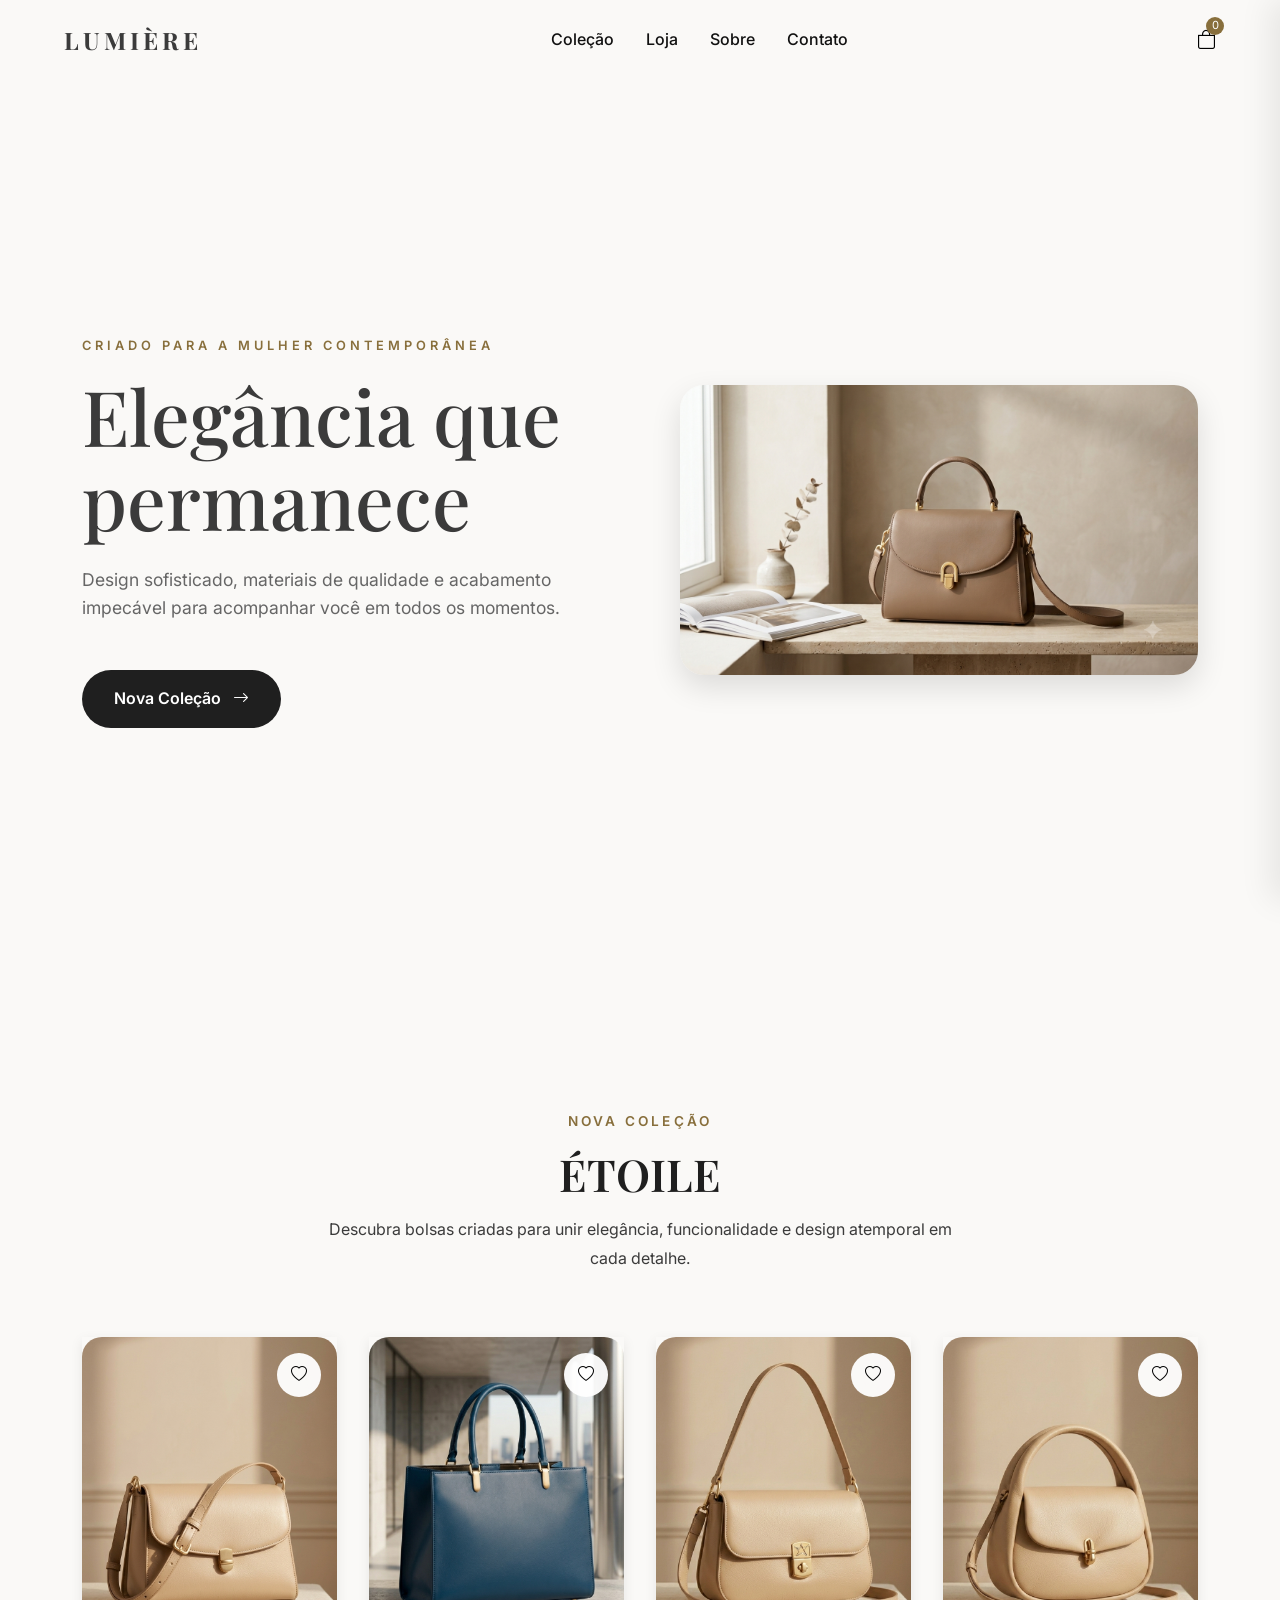
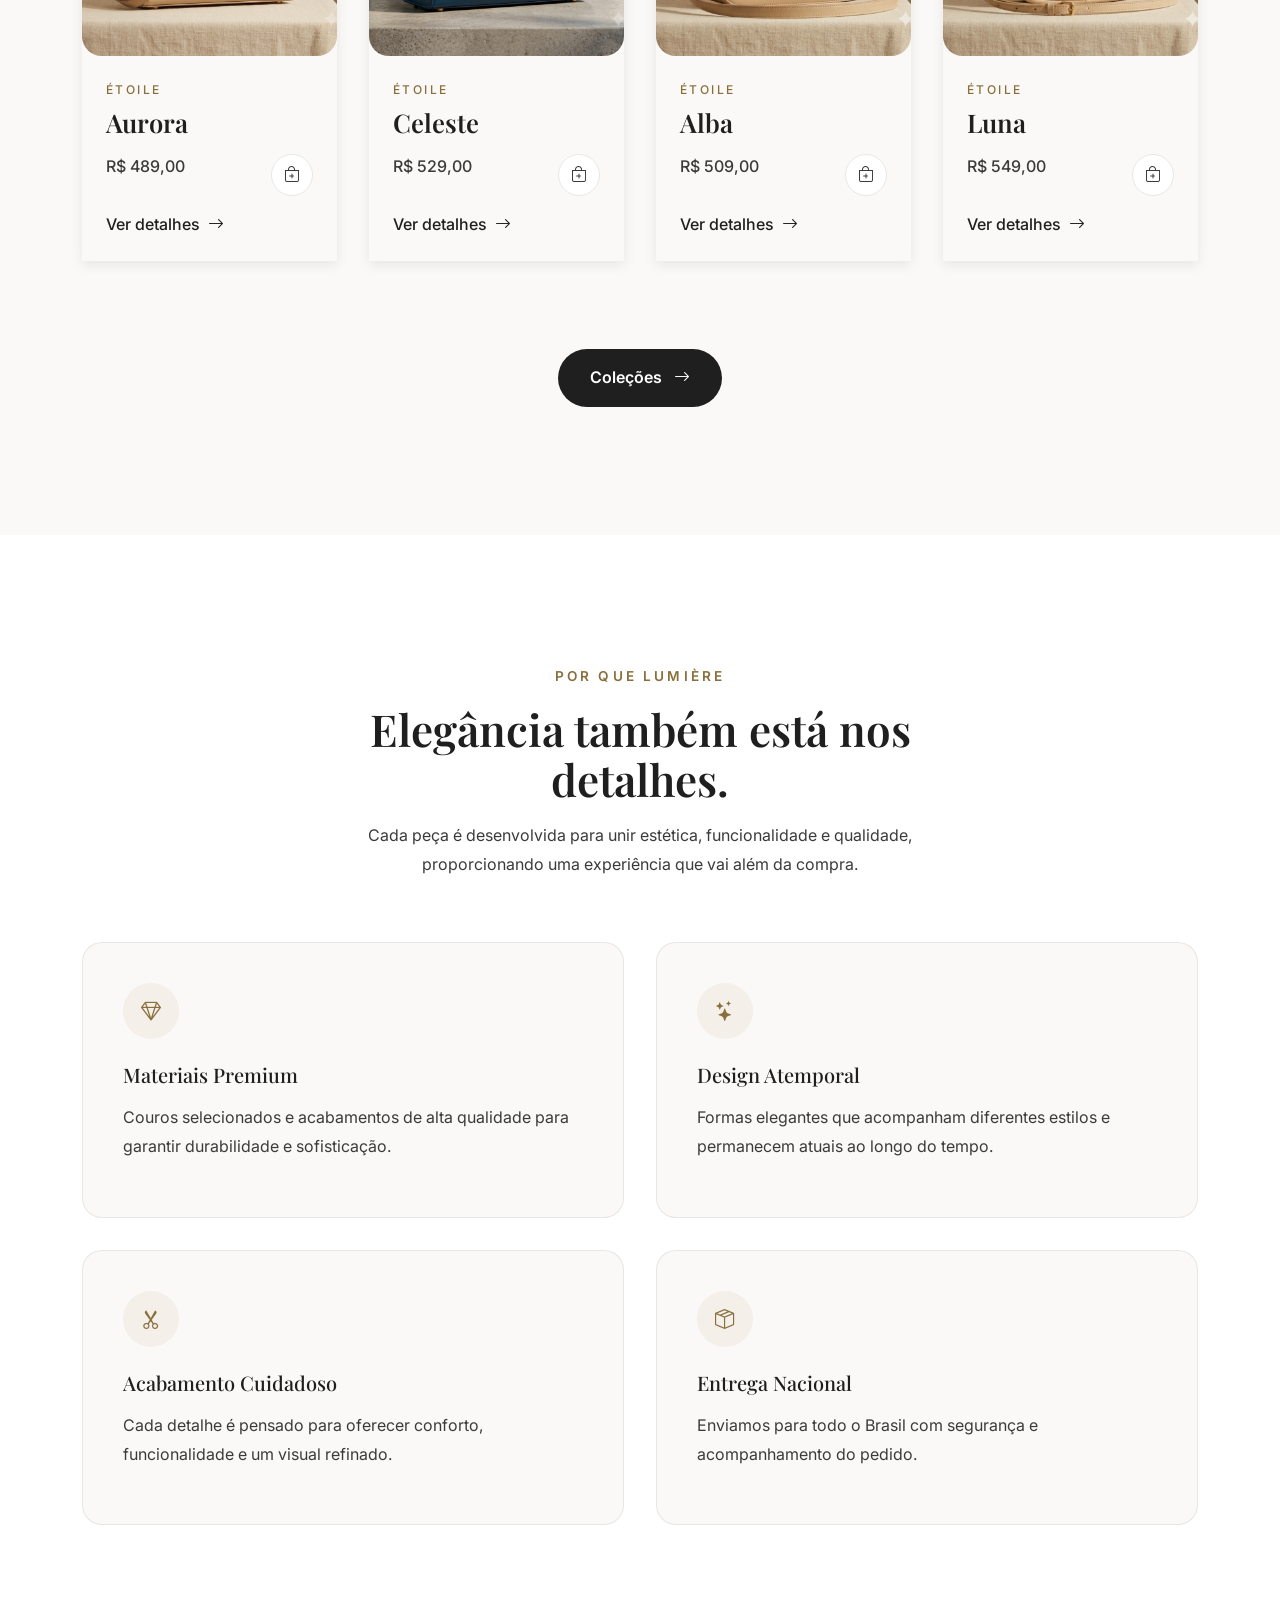
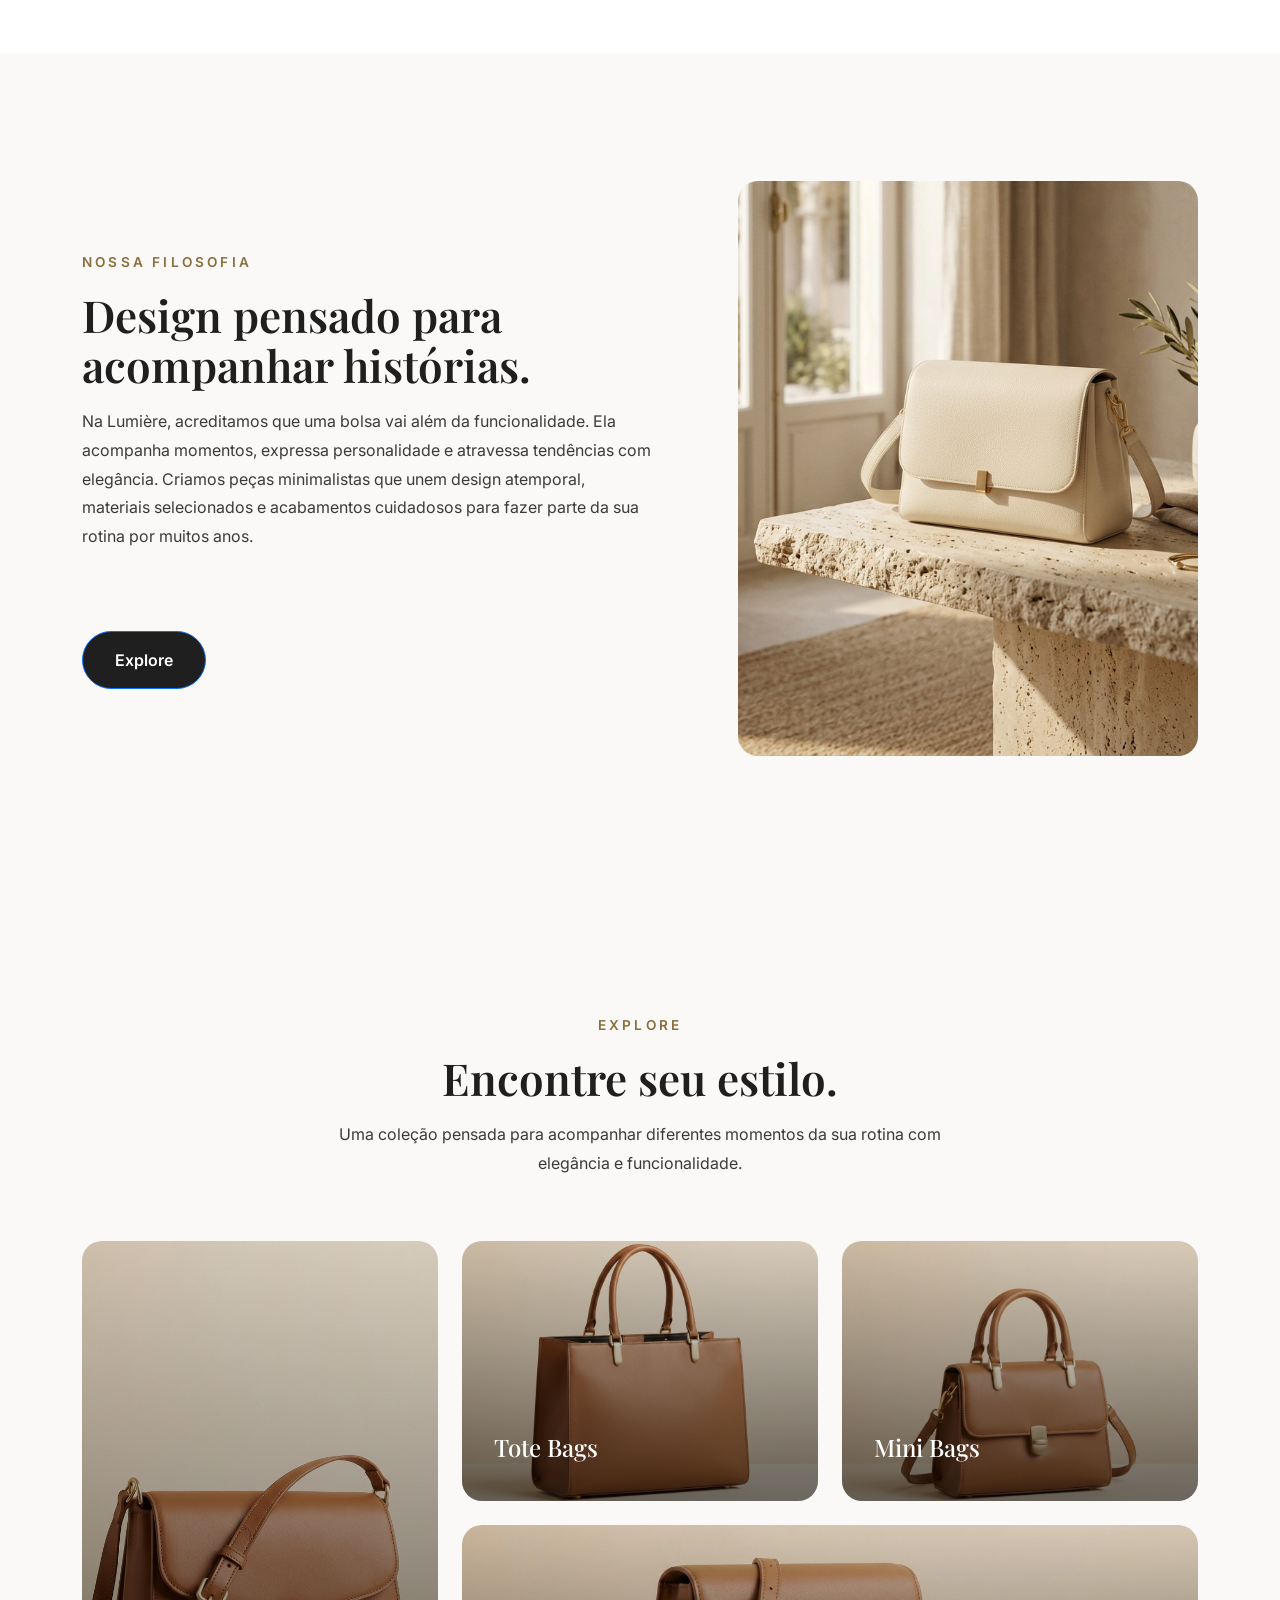
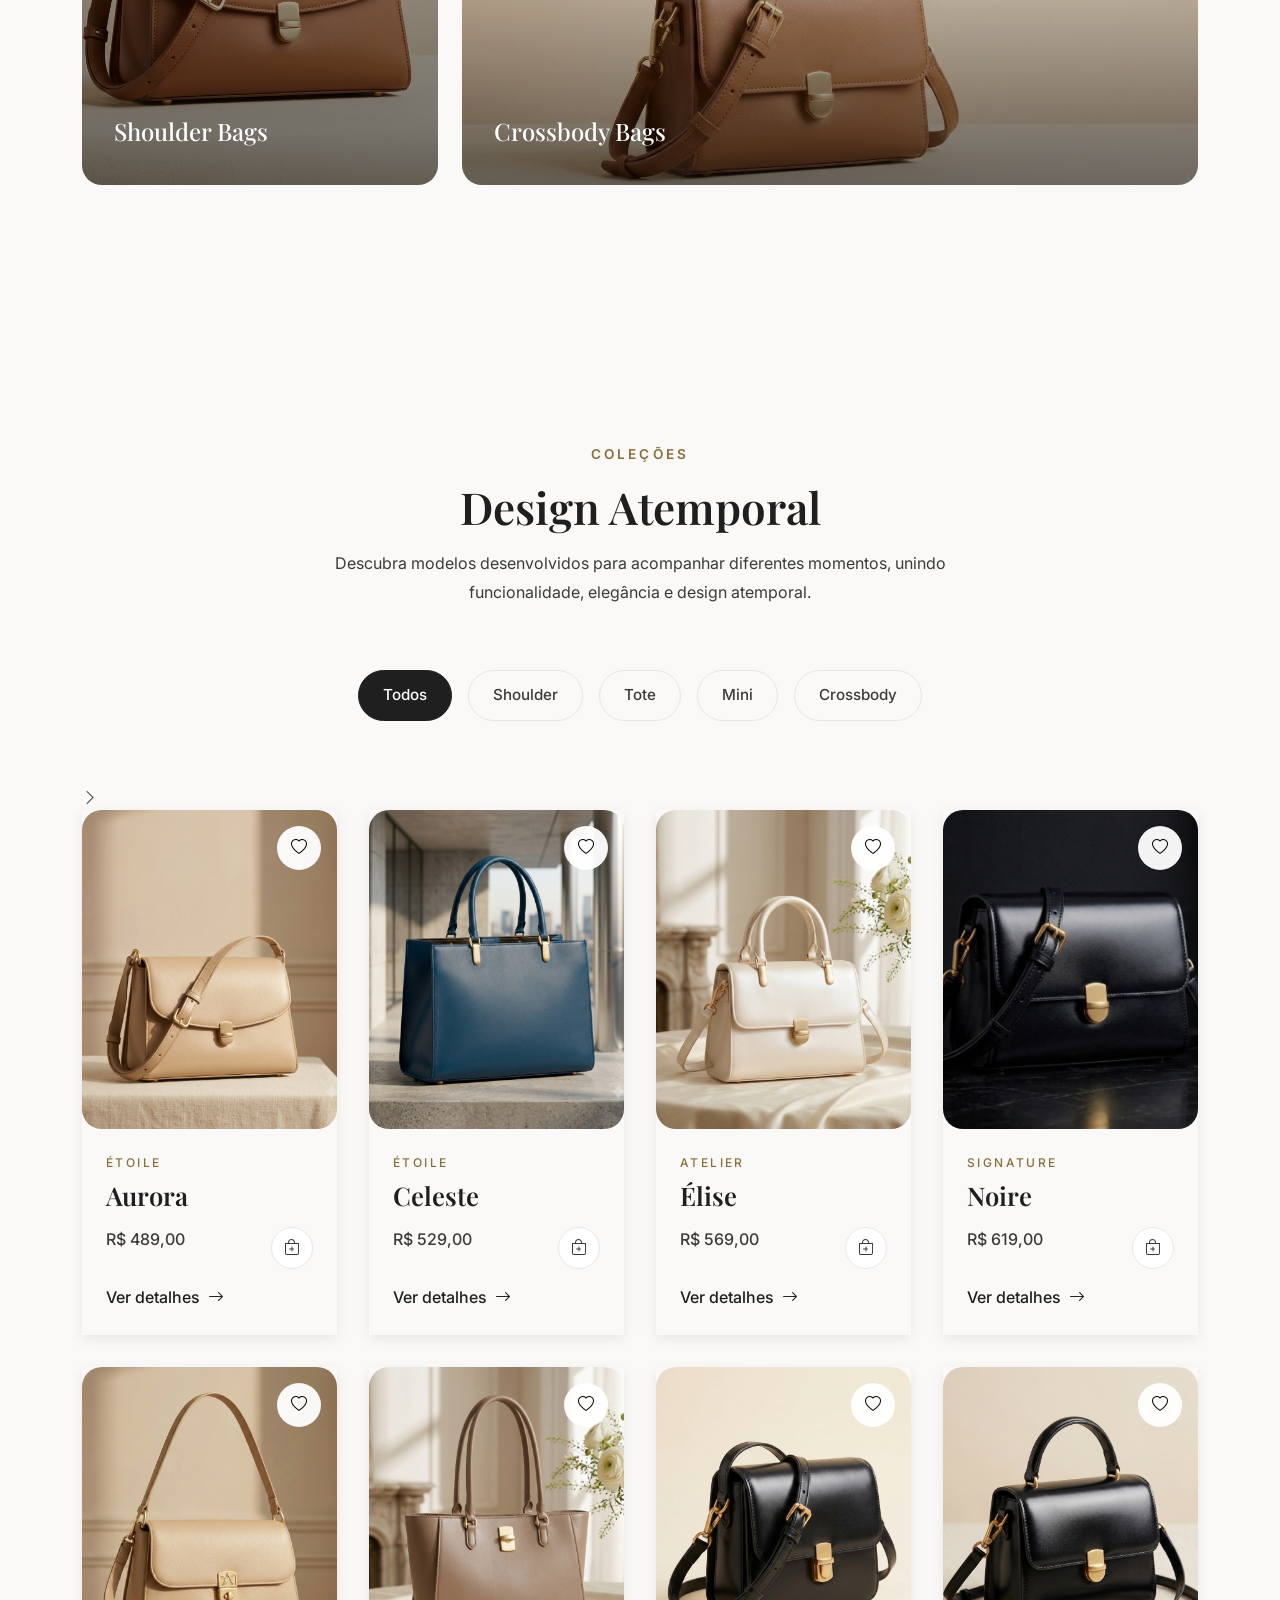
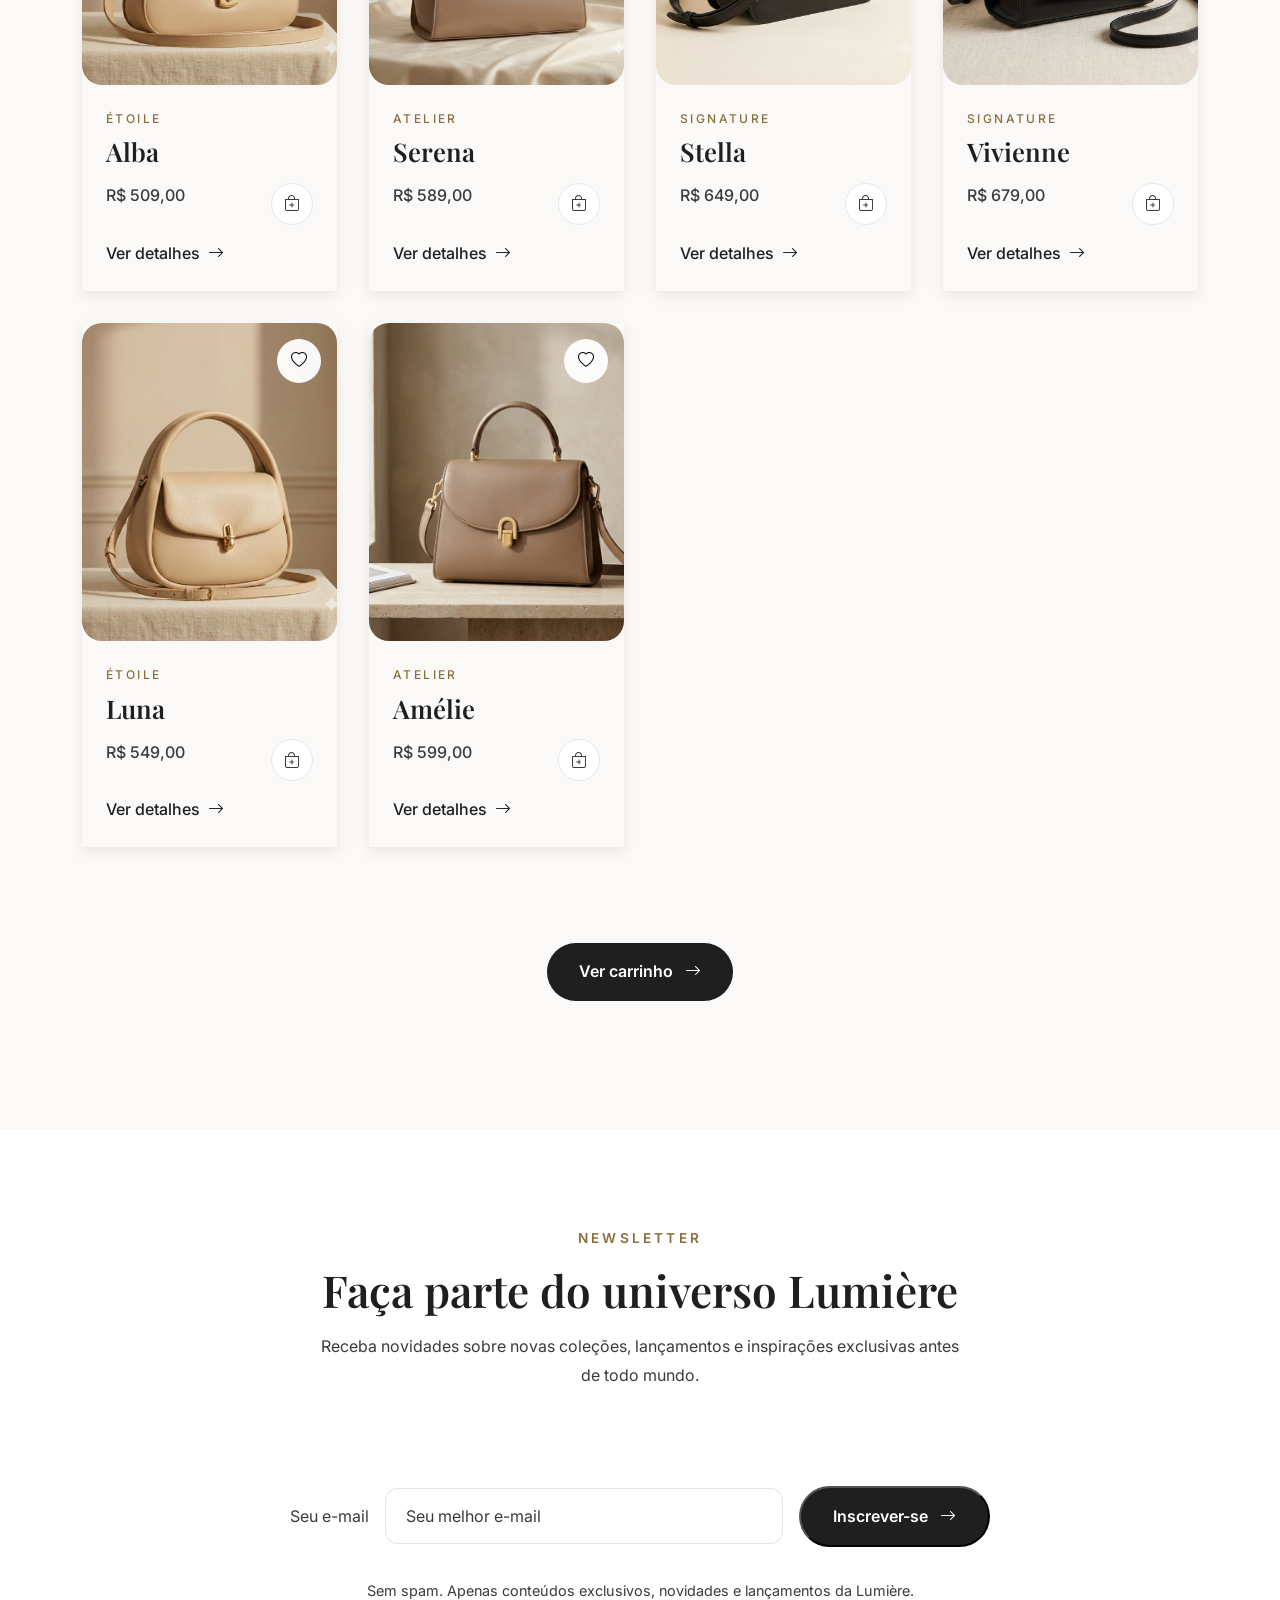
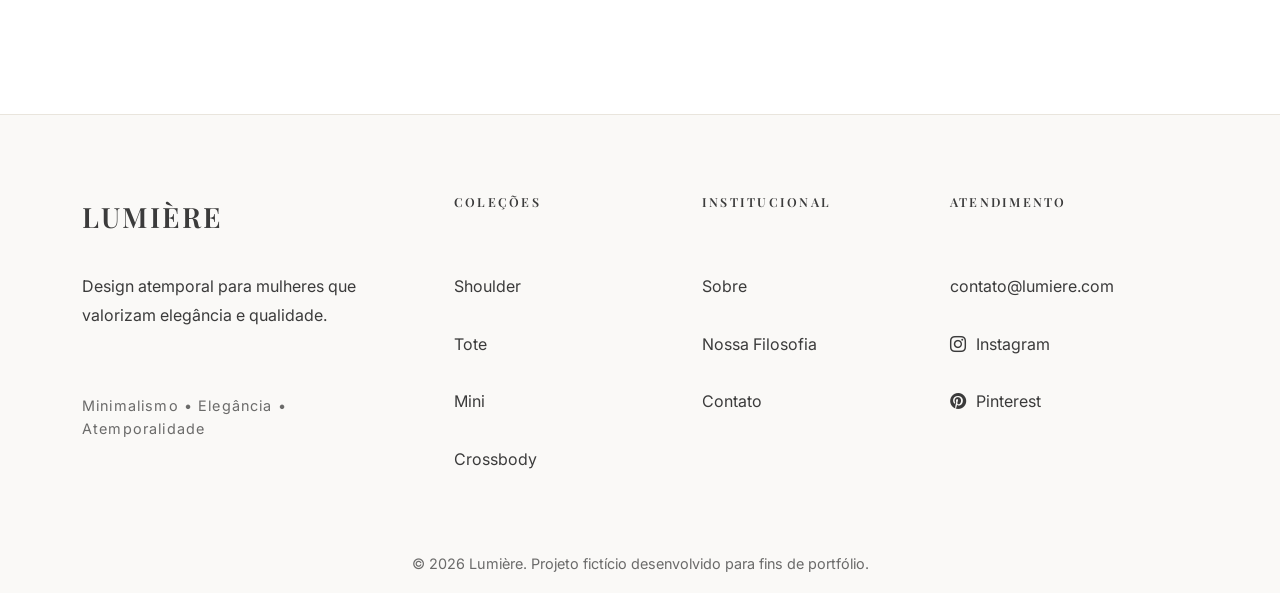
<file: index.html>
<!DOCTYPE html>
<html lang="pt-BR">

<head>

    <title>Lumière Bags</title>

    <meta charset="utf-8">
    <meta name="author" content="Ruth">
    <meta name="description"
        content="Lumière Bags is a modern luxury handbags landing page built with HTML, CSS, Bootstrap and JavaScript.">
    <meta name="viewport" content="width=device-width, initial-scale=1">

    

    <link rel="preconnect" href="https://fonts.googleapis.com">
    <link rel="preconnect" href="https://fonts.gstatic.com" crossorigin>

    <link
        href="https://fonts.googleapis.com/css2?family=Inter:wght@300;400;500;600;700&family=Playfair+Display:wght@500;600;700&display=swap"
        rel="stylesheet">


    <link href="https://cdn.jsdelivr.net/npm/bootstrap@5.3.7/dist/css/bootstrap.min.css" rel="stylesheet">

    <link rel="stylesheet"
        href="https://cdn.jsdelivr.net/npm/bootstrap-icons@1.13.1/font/bootstrap-icons.min.css">

   <link rel="stylesheet" href="./css/style.css">
   <link rel="stylesheet" href="./css/responsive.css">

</head>


<body>

<header class="header">

    <nav class="navbar">

        <div class="nav-container">


            <!-- Mobile Menu -->

            <button
                type="button"
                class="menu-toggle"
                aria-label="Abrir menu">

                <i class="bi bi-list"></i>

            </button>



            <!-- Logo -->

            <a href="#" class="logo" aria-label="Lumière Bags - Página inicial">

                LUMIÈRE

            </a>



            <!-- Navigation -->

            <ul class="nav-menu">

                <li>
                    <a href="#featured">
                        Coleção
                    </a>
                </li>


                <li>
                    <a href="#products">
                        Loja
                    </a>
                </li>


                <li>
                    <a href="#story">
                        Sobre
                    </a>
                </li>


                <li>
                    <a href="#newsletter">
                        Contato
                    </a>
                </li>

            </ul>



            <!-- Actions -->

            <div class="nav-actions">


                <button
                    type="button"
                    class="icon-button cart-button"
                    aria-controls="mini-cart"
                    aria-expanded="false"
                    aria-label="Carrinho de compras">

                    <i class="bi bi-bag"></i>


                    <span class="cart-count">
                        0
                    </span>

                </button>


            </div>


        </div>

    </nav>

</header>


<main>


<!-- Hero -->

<section id="hero" class="hero">


<div class="container hero-content">


<div class="hero-text">


<span class="hero-subtitle">
    CRIADO PARA A MULHER CONTEMPORÂNEA
</span>


<h1 class="hero-title">

    Elegância que
    <br>
    permanece

</h1>


<p class="hero-description">

    Design sofisticado, materiais de qualidade e acabamento impecável para acompanhar você em todos os momentos.

</p>


<a href="#featured" class="btn-primary">

    Nova Coleção

    <i class="bi bi-arrow-right"></i>

</a>


</div>



<div class="hero-image">


<img 
src="./assets/images/hero/banner1.jpg"
alt="Bolsa de luxo da coleção Lumière"
loading="eager"
decoding="async">


</div>



</div>


</section>




<!-- Featured Collection -->


<section id="featured" class="featured">


<div class="container">


<div class="section-header">


<span class="section-subtitle">
    NOVA COLEÇÃO
</span>


<h2 class="section-title">
  ÉTOILE
</h2>


<p class="section-description">

    Descubra bolsas criadas para unir elegância,
    funcionalidade e design atemporal em cada detalhe.

</p>


</div>



<div 
    id="featured-products"
    class="products-grid">

</div>

<div class="featured-footer">

    <a
        href="#products"
        class="btn-primary">

           Coleções

        <i class="bi bi-arrow-right"></i>

    </a>

</div>

</section>





<!-- Benefits -->


<section id="benefits" class="benefits">


<div class="container">


<div class="section-header">


<span class="section-subtitle">
Por que Lumière
</span>


<h2 class="section-title">

Elegância também está nos detalhes.

</h2>


<p class="section-description">

Cada peça é desenvolvida para unir estética,
funcionalidade e qualidade, proporcionando uma
experiência que vai além da compra.

</p>


</div>



<div class="benefits-grid">


<article class="benefit-card">

<i class="bi bi-gem"></i>

<h3>Materiais Premium</h3>

<p>
Couros selecionados e acabamentos de alta qualidade para garantir
durabilidade e sofisticação.
</p>

</article>



<article class="benefit-card">

<i class="bi bi-stars"></i>

<h3>Design Atemporal</h3>

<p>
Formas elegantes que acompanham diferentes estilos e permanecem
atuais ao longo do tempo.
</p>

</article>



<article class="benefit-card">

<i class="bi bi-scissors"></i>

<h3>Acabamento Cuidadoso</h3>

<p>
Cada detalhe é pensado para oferecer conforto,
funcionalidade e um visual refinado.
</p>

</article>



<article class="benefit-card">

<i class="bi bi-box-seam"></i>

<h3>Entrega Nacional</h3>

<p>
Enviamos para todo o Brasil com segurança e acompanhamento do pedido.
</p>

</article>



</div>


</div>


</section>






<!-- Story -->


<section id="story" class="story">


<div class="container story-content">


<div class="story-text">


<div class="section-header section-header--left">


<span class="section-subtitle">
Nossa Filosofia
</span>


<h2 class="section-title">

Design pensado para acompanhar histórias.

</h2>


<p class="section-description">

Na Lumière, acreditamos que uma bolsa vai além da funcionalidade.
Ela acompanha momentos, expressa personalidade e atravessa tendências
com elegância. Criamos peças minimalistas que unem design atemporal,
materiais selecionados e acabamentos cuidadosos para fazer parte da
sua rotina por muitos anos.

</p>


</div>


<a href="#categories" class="btn btn-primary">

Explore

</a>


</div>




<div class="story-image">


<img
src="./assets/images/hero/banner2.png"
alt="Bolsa Lumière em ambiente sofisticado"
loading="lazy"
decoding="async">


</div>


</div>


</section>


<!-- Categories -->


<section id="categories" class="categories">


<div class="container">


<div class="section-header">


<span class="section-subtitle">
Explore
</span>


<h2 class="section-title">

Encontre seu estilo.

</h2>


<p class="section-description">

Uma coleção pensada para acompanhar diferentes momentos
da sua rotina com elegância e funcionalidade.

</p>


</div>



<div class="categories-grid">



<a
href="#products"
class="category-card category-large"
data-category="shoulder">


<img
src="./assets/images/categories/shoulder.png"
alt="Coleção de bolsas Shoulder Bag Lumière"
loading="lazy"
decoding="async">


<div class="category-overlay">

<h3>
Shoulder Bags
</h3>

</div>


</a>




<a
href="#products"
class="category-card"
data-category="tote">


<img
src="./assets/images/categories/tote.jpg"
alt="Coleção de bolsas Tote Bag Lumière"
loading="lazy"
decoding="async">


<div class="category-overlay">

<h3>
Tote Bags
</h3>

</div>


</a>




<a
href="#products"
class="category-card"
data-category="mini">


<img
src="./assets/images/categories/mini.png"
alt="Coleção de bolsas Mini Bag Lumière"
loading="lazy"
decoding="async">


<div class="category-overlay">

<h3>
Mini Bags
</h3>

</div>


</a>




<a
href="#products"
class="category-card category-wide"
data-category="crossbody">


<img
src="./assets/images/categories/crossbody.jpg"
alt="Coleção de bolsas Crossbody Lumière"
loading="lazy"
decoding="async">


<div class="category-overlay">

<h3>
Crossbody Bags
</h3>

</div>


</a>



</div>


</div>


</section>


<!-- Products -->


<section id="products" class="products">


<div class="container">


<div class="section-header">


<span class="section-subtitle">
Coleções
</span>


<h2 class="section-title">

Design Atemporal
</h2>


<p class="section-description">

Descubra modelos desenvolvidos para acompanhar diferentes momentos,
unindo funcionalidade, elegância e design atemporal.

</p>


</div>



<div class="products-filters-wrapper">

    <div class="products-filters">

        <button
            type="button"
            class="filter-button active"
            data-category="all">
            Todos
        </button>

        <button
            type="button"
            class="filter-button"
            data-category="shoulder">
            Shoulder
        </button>

        <button
            type="button"
            class="filter-button"
            data-category="tote">
            Tote
        </button>

        <button
            type="button"
            class="filter-button"
            data-category="mini">
            Mini
        </button>

        <button
            type="button"
            class="filter-button"
            data-category="crossbody">
            Crossbody
        </button>

    </div>

    <div class="filters-scroll-hint">
        <i class="bi bi-chevron-right"></i>
    </div>

</div>

<div
id="products-catalog"
class="products-catalog">


<!-- Produtos renderizados via JavaScript -->


</div>



<div class="products-footer">


<a
href="./cart.html"
class="btn-primary">

Ver carrinho

<i class="bi bi-arrow-right"></i>

</a>


</div>


</div>


</section>


<!-- Newsletter -->

<section
    id="newsletter"
    class="newsletter">

    <div class="container">

        <div class="newsletter-content">

            <div class="section-header">

                <span class="section-subtitle">
                    Newsletter
                </span>

                <h2 class="section-title">
                    Faça parte do universo Lumière
                </h2>

                <p class="section-description">

                    Receba novidades sobre novas coleções,
                    lançamentos e inspirações exclusivas antes
                    de todo mundo.

                </p>

            </div>


            <form
                class="newsletter-form"
                autocomplete="off"
                novalidate>

                <label
                    for="newsletter-email"
                    class="sr-only">

                    Seu e-mail

                </label>

                <input
                    type="email"
                    id="newsletter-email"
                    name="email"
                    placeholder="Seu melhor e-mail"
                    required>

                <button
                    type="submit"
                    class="btn-primary">

                    Inscrever-se

                    <i class="bi bi-arrow-right"></i>

                </button>

            </form>


            <p class="newsletter-note">

                Sem spam. Apenas conteúdos exclusivos,
                novidades e lançamentos da Lumière.

            </p>

        </div>

    </div>

</section>




</main>


<!-- ==========================================================
     Footer
========================================================== -->

<footer class="footer">

    <div class="container footer-grid">

        <!-- Brand -->

        <div class="footer-brand">

            <a href="#" class="footer-logo">
                LUMIÈRE
            </a>

            <p class="footer-description">
                Design atemporal para mulheres que valorizam elegância e qualidade.
            </p>

            <p class="footer-tagline">
                Minimalismo • Elegância • Atemporalidade
            </p>

        </div>

        <!-- Collections -->

        <div class="footer-column">

            <h3 class="footer-title">
                Coleções
            </h3>

            <ul class="footer-list">

                <li>
                    <a href="#categories">
                        Shoulder
                    </a>
                </li>

                <li>
                    <a href="#categories">
                        Tote
                    </a>
                </li>

                <li>
                    <a href="#categories">
                        Mini
                    </a>
                </li>

                <li>
                    <a href="#categories">
                        Crossbody
                    </a>
                </li>

            </ul>

        </div>

        <!-- Institutional -->

        <div class="footer-column">

            <h3 class="footer-title">
                Institucional
            </h3>

            <ul class="footer-list">

                <li>
                    <a href="#story">
                        Sobre
                    </a>
                </li>

                <li>
                    <a href="#story">
                        Nossa Filosofia
                    </a>
                </li>

                <li>
                    <a href="mailto:contato@lumiere.com">
                        Contato
                    </a>
                </li>

            </ul>

        </div>

        <!-- Support -->

        <div class="footer-column">

            <h3 class="footer-title">
                Atendimento
            </h3>

            <ul class="footer-list">

                <li>
                    <a href="mailto:contato@lumiere.com">
                        contato@lumiere.com
                    </a>
                </li>

                <li>
                    <a href="#" aria-label="Instagram da Lumière">
                        <i class="bi bi-instagram"></i>
                        Instagram
                    </a>
                </li>

                <li>
                    <a href="#" aria-label="Pinterest da Lumière">
                        <i class="bi bi-pinterest"></i>
                        Pinterest
                    </a>
                </li>

            </ul>

        </div>

    </div>

    <div class="footer-bottom">

        <div class="container">

            <p>
                © 2026 Lumière. Projeto fictício desenvolvido para fins de portfólio.
            </p>

        </div>

    </div>

</footer>


<!-- Mini Cart -->

<aside
    id="mini-cart"
    class="mini-cart"
    role="dialog"
    aria-modal="true"
    aria-labelledby="mini-cart-title"
    aria-hidden="true"
    tabindex="-1"
    inert>

       <div class="mini-cart-header">

    <div class="mini-cart-header-info">

        <h2 id="mini-cart-title">Meu carrinho</h2>

        <span class="cart-items-count">

            0 itens

        </span>

    </div>

    <button
        type="button"
        class="close-cart-button"
        aria-label="Fechar carrinho">

        <i class="bi bi-x-lg"></i>

    </button>

</div>

    <div class="mini-cart-content">

        <!-- Produtos renderizados via JavaScript -->

    </div>

    <div class="mini-cart-footer">

        <div class="cart-total">

            <span>Subtotal</span>

            <strong>R$ 0,00</strong>

        </div>

        <button
            type="button"
            class="checkout-button">

            Finalizar compra

        </button>

    </div>

</aside>

<div class="cart-overlay" aria-hidden="true"></div>


<!-- Ordem de dependências: toast → mobile-menu → Bootstrap → main → products → cart → newsletter -->

<script src="./js/components/toast.js"></script>

<script src="./js/components/mobile-menu.js"></script>

<script src="https://cdn.jsdelivr.net/npm/bootstrap@5.3.7/dist/js/bootstrap.bundle.min.js"></script>

<script src="./js/main.js"></script>

<script src="./js/products.js"></script>

<script src="./js/cart.js"></script>

<script src="./js/newsletter.js"></script>

</body>

</html>
</file>
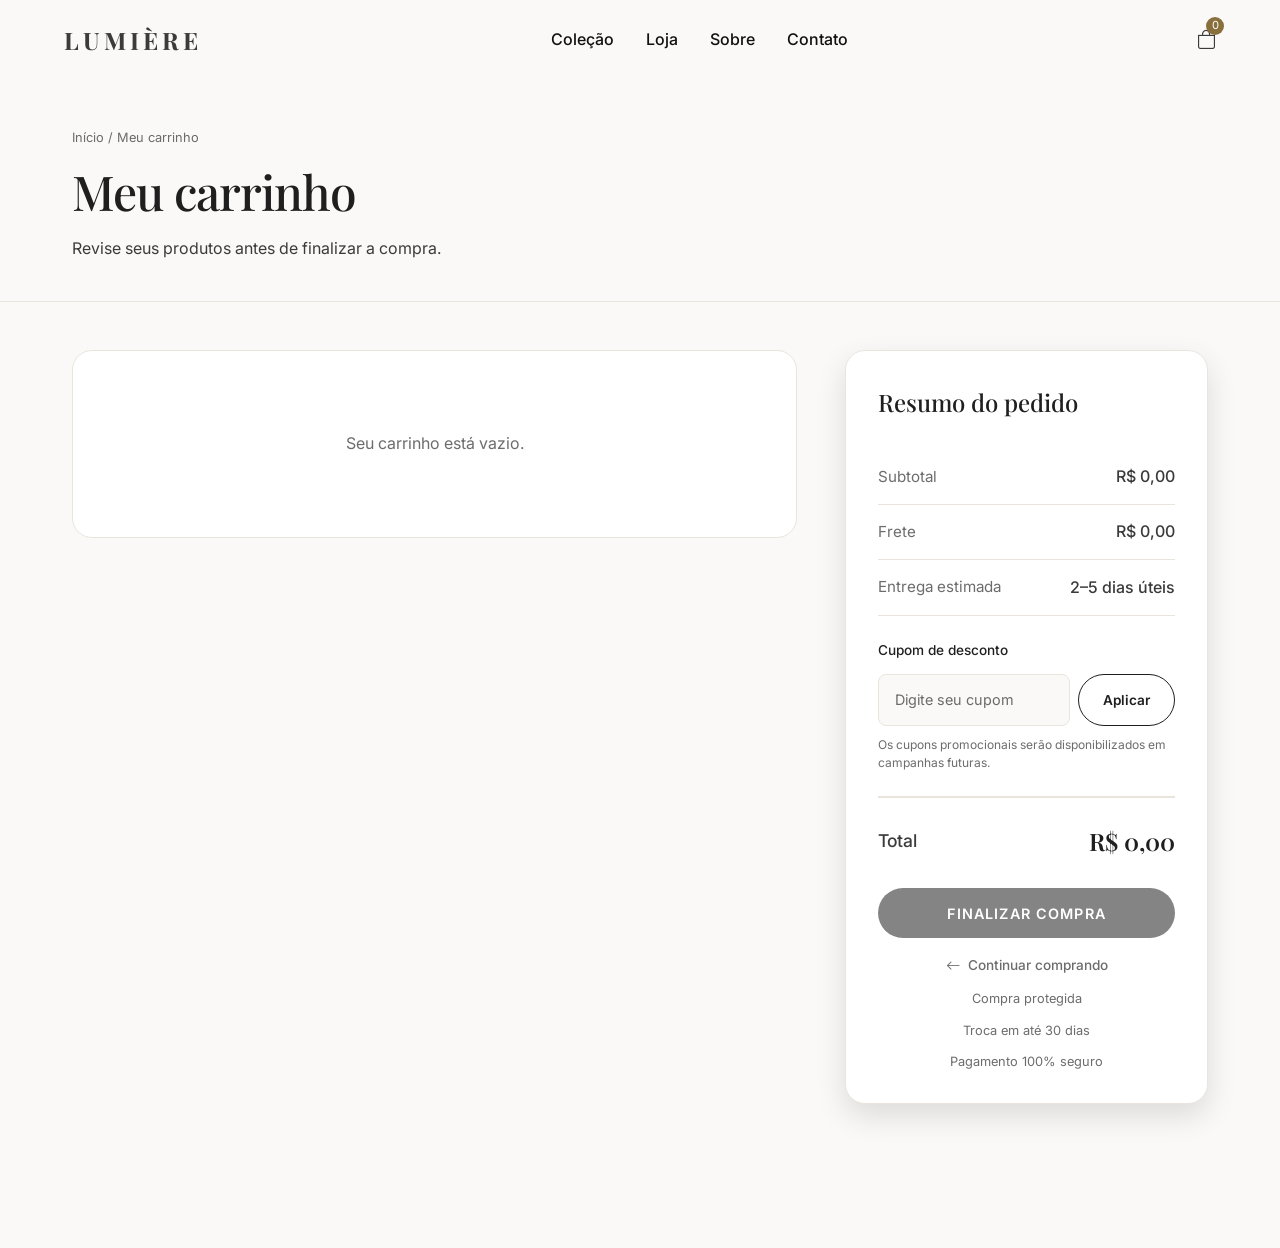
<file: cart.html>
<!DOCTYPE html>
<html lang="pt-BR">

<head>

    <meta charset="UTF-8">

    <meta name="viewport" content="width=device-width, initial-scale=1.0">

    <title>
        Carrinho | LUMIÈRE
    </title>

    <link rel="preconnect" href="https://fonts.googleapis.com">

    <link rel="preconnect" href="https://fonts.gstatic.com" crossorigin>

    <link
        href="https://fonts.googleapis.com/css2?family=Inter:wght@300;400;500;600;700&family=Playfair+Display:wght@500;600;700&display=swap"
        rel="stylesheet">

    <link rel="stylesheet"
        href="https://cdn.jsdelivr.net/npm/bootstrap-icons@1.13.1/font/bootstrap-icons.min.css">

    <link rel="stylesheet" href="./css/style.css">
    <link rel="stylesheet" href="./css/responsive.css">
    <link rel="stylesheet" href="./css/pages/cart-page.css">
    <link rel="stylesheet" href="./css/cart-responsive.css">

</head>

<body class="cart-page">

    <header class="header">

        <nav class="navbar">

            <div class="nav-container">

                <button type="button" class="menu-toggle" aria-label="Abrir menu">

                    <i class="bi bi-list"></i>

                </button>

                <a href="./index.html" class="logo" aria-label="Lumière Bags - Página inicial">

                    LUMIÈRE

                </a>

                <ul class="nav-menu">

                    <li>
                        <a href="./index.html#featured">
                            Coleção
                        </a>
                    </li>

                    <li>
                        <a href="./index.html#products">
                            Loja
                        </a>
                    </li>

                    <li>
                        <a href="./index.html#story">
                            Sobre
                        </a>
                    </li>

                    <li>
                        <a href="./index.html#newsletter">
                            Contato
                        </a>
                    </li>

                </ul>

                <div class="nav-actions">

                    <a href="#cart-content" class="icon-button cart-button" aria-label="Ir para os itens do carrinho">

                        <i class="bi bi-bag"></i>

                        <span class="cart-count">

                            0

                        </span>

                    </a>

                </div>

            </div>

        </nav>

    </header>

    <main>

        <!-- ==========================================================
             Header
        =========================================================== -->

        <section class="cart-header">

            <div class="container">

                <span class="breadcrumb">

                    Início / Meu carrinho

                </span>

                <h1>

                    Meu carrinho

                </h1>

                <p>

                    Revise seus produtos antes de finalizar a compra.

                </p>

            </div>

        </section>

        <!-- ==========================================================
             Cart
        =========================================================== -->

        <section id="cart-content" class="cart-container">

            <!-- Produtos -->

            <div class="cart-products">

                <div class="cart-page-list">

                    <!-- Renderizado via JavaScript -->

                </div>

            </div>

            <!-- Resumo -->

            <aside class="cart-summary">

                <h2>

                    Resumo do pedido

                </h2>

                <!-- Subtotal -->

                <div class="summary-line">

                    <span>

                        Subtotal

                    </span>

                    <strong class="summary-subtotal">

                        R$ 0,00

                    </strong>

                </div>

                <!-- Frete -->

                <div class="summary-line">

                    <span>

                        Frete

                    </span>

                    <strong class="summary-shipping">

                        R$ 0,00

                    </strong>

                </div>

                <!-- Entrega -->

                <div class="summary-line">

                    <span>

                        Entrega estimada

                    </span>

                    <strong class="summary-delivery">

                        2–5 dias úteis

                    </strong>

                </div>

                <!-- Cupom -->

                <div class="coupon">

                    <label for="coupon-code">

                        Cupom de desconto

                    </label>

                    <div class="coupon-form">

                        <input type="text" id="coupon-code" placeholder="Digite seu cupom" autocomplete="off">

                        <button type="button" class="coupon-button">

                            Aplicar

                        </button>

                    </div>

                    <small class="coupon-note">

                        Os cupons promocionais serão disponibilizados em campanhas futuras.

                    </small>

                </div>

                <!-- Total -->

                <div class="summary-total">

                    <span>

                        Total

                    </span>

                    <strong>

                        R$ 0,00

                    </strong>

                </div>

                <!-- Ações -->

                <div class="summary-actions">

                    <button
                        type="button"
                        class="checkout-button"
                        data-checkout-url="./checkout.html">

                        Finalizar compra

                    </button>

                    <a href="./index.html#products" class="continue-shopping">

                        <i class="bi bi-arrow-left"></i>

                        Continuar comprando

                    </a>

                </div>

                <!-- Observações -->

                <div class="summary-info">

                    <p class="summary-note">

                        Compra protegida

                    </p>

                    <p class="summary-note">

                        Troca em até 30 dias

                    </p>

                    <p class="summary-note">

                        Pagamento 100% seguro

                    </p>

                </div>

            </aside>

        </section>

    </main>

    <!-- Ordem de dependências: mobile-menu → products → cart → main → cart-page -->

    <script src="./js/components/mobile-menu.js"></script>

    <script src="./js/products.js"></script>

    <script src="./js/cart.js"></script>

    <script src="./js/main.js"></script>

    <script src="./js/cart-page.js"></script>

</body>

</html>
</file>
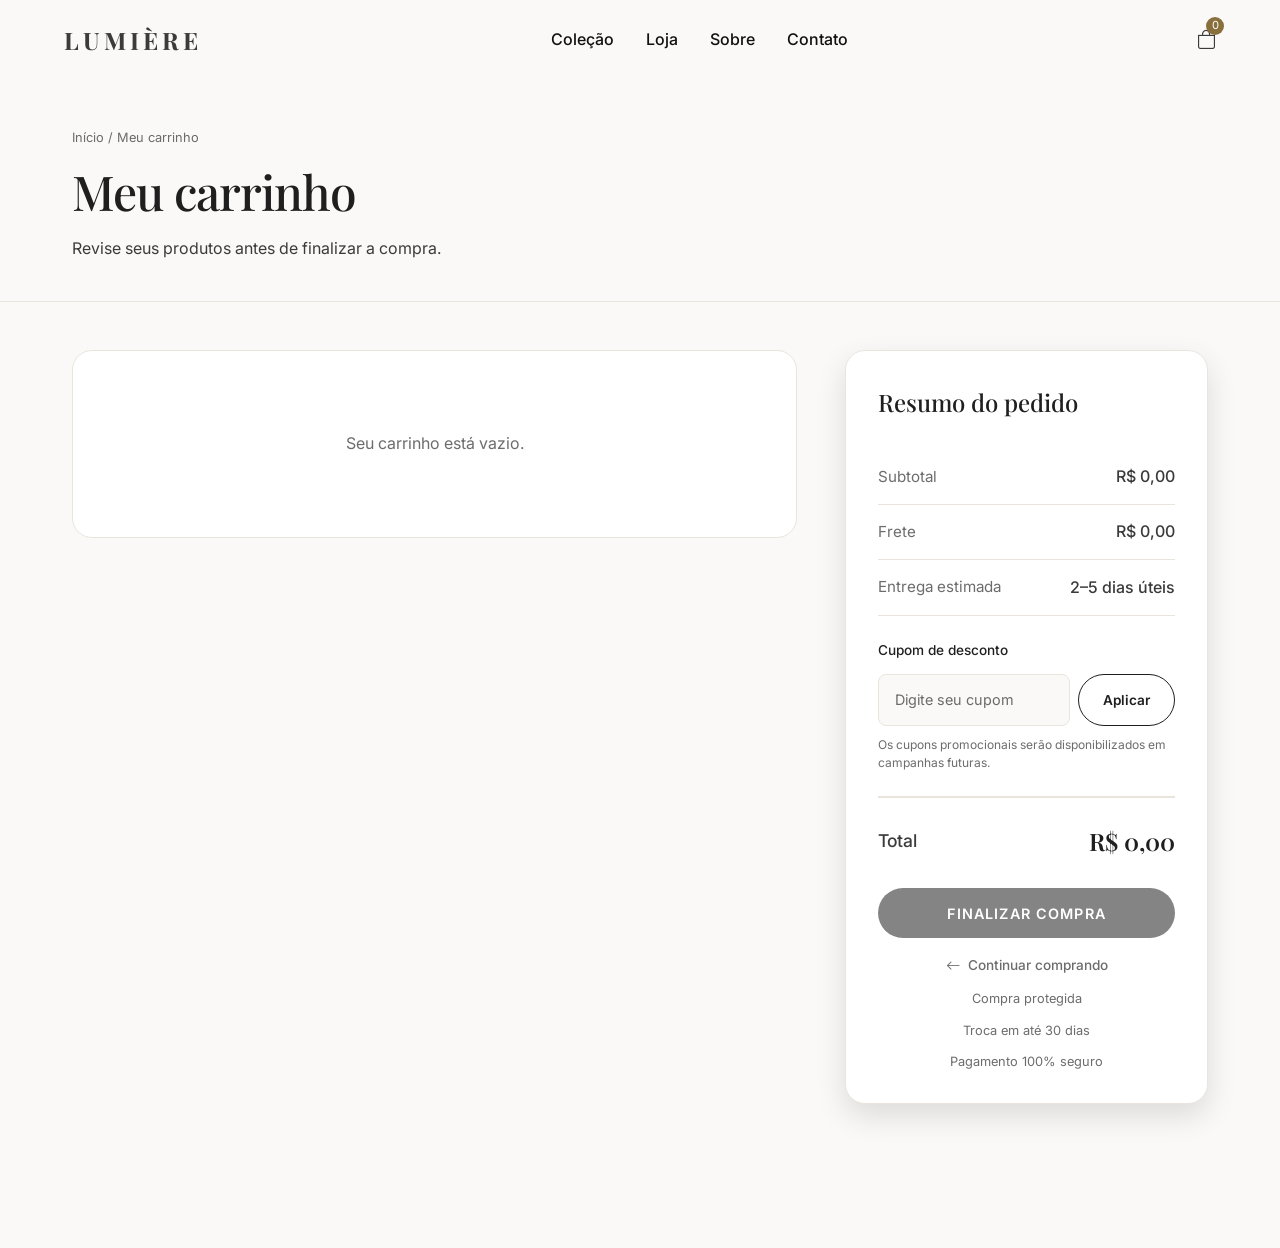
<file: checkout.html>
<!DOCTYPE html>
<html lang="pt-BR">

<head>

    <meta charset="UTF-8">

    <meta name="viewport" content="width=device-width, initial-scale=1.0">

    <title>
        Checkout demonstrativo | LUMIÈRE
    </title>

    <link rel="preconnect" href="https://fonts.googleapis.com">

    <link rel="preconnect" href="https://fonts.gstatic.com" crossorigin>

    <link
        href="https://fonts.googleapis.com/css2?family=Inter:wght@300;400;500;600;700&family=Playfair+Display:wght@500;600;700&display=swap"
        rel="stylesheet">

    <link
        rel="stylesheet"
        href="https://cdn.jsdelivr.net/npm/bootstrap-icons@1.13.1/font/bootstrap-icons.min.css">

    <link rel="stylesheet" href="./css/style.css">
    <link rel="stylesheet" href="./css/responsive.css">
    <link rel="stylesheet" href="./css/pages/checkout-page.css">
    <link rel="stylesheet" href="./css/checkout-responsive.css">

</head>

<body class="checkout-page">

    <header class="header">

        <nav class="navbar" aria-label="Navegação principal">

            <div class="nav-container">

                <button
                    type="button"
                    class="menu-toggle"
                    aria-label="Abrir menu">

                    <i class="bi bi-list" aria-hidden="true"></i>

                </button>

                <a
                    href="./index.html"
                    class="logo"
                    aria-label="Lumière Bags - Página inicial">

                    LUMIÈRE

                </a>

                <ul class="nav-menu">

                    <li>
                        <a href="./index.html#featured">
                            Coleção
                        </a>
                    </li>

                    <li>
                        <a href="./index.html#products">
                            Loja
                        </a>
                    </li>

                    <li>
                        <a href="./index.html#story">
                            Sobre
                        </a>
                    </li>

                    <li>
                        <a href="./index.html#newsletter">
                            Contato
                        </a>
                    </li>

                </ul>

                <div class="nav-actions">

                    <a
                        href="./cart.html#cart-content"
                        class="icon-button cart-button"
                        data-checkout-exit
                        aria-label="Voltar aos itens do carrinho">

                        <i class="bi bi-bag" aria-hidden="true"></i>

                        <span class="cart-count">
                            0
                        </span>

                    </a>

                </div>

            </div>

        </nav>

    </header>

    <main>

        <!-- ==========================================================
             Checkout Header
        =========================================================== -->

        <section class="checkout-header" aria-labelledby="checkout-title">

            <div class="container">

                <nav class="checkout-breadcrumb" aria-label="Navegação estrutural">

                    <a
                        href="./cart.html#cart-content"
                        data-checkout-exit>
                        Meu carrinho
                    </a>

                    <span aria-hidden="true">
                        /
                    </span>

                    <span aria-current="page">
                        Checkout demonstrativo
                    </span>

                </nav>

                <h1 id="checkout-title">
                    Finalização de compra simulada
                </h1>

                <p class="checkout-description">
                    Revise cada etapa com tranquilidade antes de confirmar seu pedido simulado.
                </p>

                <p class="checkout-simulation-notice">
                    <i class="bi bi-info-circle" aria-hidden="true"></i>
                    Esta é uma experiência demonstrativa. Nenhuma cobrança será realizada.
                </p>

            </div>

        </section>

        <!-- ==========================================================
             Checkout Content
        =========================================================== -->

        <div class="checkout-content">

            <nav class="checkout-progress" aria-label="Etapas do checkout">

                <ol>

                    <li
                        data-checkout-progress-step="1"
                        aria-current="step">
                        <span class="checkout-progress-number" aria-hidden="true">
                            1
                        </span>

                        <span>
                            Dados e entrega
                        </span>

                        <span class="checkout-progress-state checkout-sr-only">
                            Etapa atual
                        </span>
                    </li>

                    <li data-checkout-progress-step="2">
                        <span class="checkout-progress-number" aria-hidden="true">
                            2
                        </span>

                        <span>
                            Pagamento
                        </span>

                        <span class="checkout-progress-state checkout-sr-only"></span>
                    </li>

                    <li data-checkout-progress-step="3">
                        <span class="checkout-progress-number" aria-hidden="true">
                            3
                        </span>

                        <span>
                            Revisão
                        </span>

                        <span class="checkout-progress-state checkout-sr-only"></span>
                    </li>

                    <li data-checkout-progress-step="4">
                        <span class="checkout-progress-number" aria-hidden="true">
                            4
                        </span>

                        <span>
                            Confirmação
                        </span>

                        <span class="checkout-progress-state checkout-sr-only"></span>
                    </li>

                </ol>

            </nav>

            <p
                class="checkout-live-region checkout-sr-only"
                aria-live="polite"
                aria-atomic="true">
            </p>

            <form
                id="checkout-form"
                class="checkout-layout"
                novalidate>

                <div class="checkout-workflow">

                    <!-- ==================================================
                         Step 1 — Data and Delivery
                    =================================================== -->

                    <section
                        class="checkout-step"
                        data-checkout-step="1"
                        aria-labelledby="checkout-step-1-title">

                        <div class="checkout-step-header">

                            <span class="checkout-step-eyebrow">
                                Etapa 1 de 4
                            </span>

                            <h2 id="checkout-step-1-title" tabindex="-1">
                                Dados e entrega
                            </h2>

                            <p>
                                Informe somente os dados necessários para esta demonstração.
                            </p>

                        </div>

                        <fieldset class="checkout-fieldset">

                            <legend>
                                Dados pessoais
                            </legend>

                            <div class="checkout-fields-grid">

                                <div class="checkout-field checkout-field--full">

                                    <label for="checkout-full-name">
                                        Nome completo
                                    </label>

                                    <input
                                        type="text"
                                        id="checkout-full-name"
                                        name="fullName"
                                        autocomplete="name"
                                        aria-describedby="checkout-full-name-error"
                                        required>

                                    <p
                                        id="checkout-full-name-error"
                                        class="checkout-field-error">
                                    </p>

                                </div>

                                <div class="checkout-field">

                                    <label for="checkout-email">
                                        E-mail
                                    </label>

                                    <input
                                        type="email"
                                        id="checkout-email"
                                        name="email"
                                        autocomplete="email"
                                        inputmode="email"
                                        aria-describedby="checkout-email-error"
                                        required>

                                    <p
                                        id="checkout-email-error"
                                        class="checkout-field-error">
                                    </p>

                                </div>

                                <div class="checkout-field">

                                    <label for="checkout-phone">
                                        Telefone
                                    </label>

                                    <input
                                        type="tel"
                                        id="checkout-phone"
                                        name="phone"
                                        autocomplete="tel"
                                        inputmode="tel"
                                        maxlength="15"
                                        aria-describedby="checkout-phone-error"
                                        required>

                                    <p
                                        id="checkout-phone-error"
                                        class="checkout-field-error">
                                    </p>

                                </div>

                            </div>

                        </fieldset>

                        <fieldset
                            class="checkout-fieldset"
                            data-checkout-address-group>

                            <legend>
                                Endereço de entrega
                            </legend>

                            <div class="checkout-fields-grid">

                                <div class="checkout-field checkout-field--short">

                                    <label for="checkout-postal-code">
                                        CEP
                                    </label>

                                    <input
                                        type="text"
                                        id="checkout-postal-code"
                                        name="postalCode"
                                        autocomplete="postal-code"
                                        inputmode="numeric"
                                        maxlength="9"
                                        aria-describedby="checkout-postal-code-error checkout-postal-code-status"
                                        required>

                                    <p
                                        id="checkout-postal-code-error"
                                        class="checkout-field-error">
                                    </p>

                                    <p
                                        id="checkout-postal-code-status"
                                        class="checkout-field-status"
                                        data-postal-code-status>
                                    </p>

                                </div>

                                <div class="checkout-field checkout-field--wide">

                                    <label for="checkout-address">
                                        Endereço
                                    </label>

                                    <input
                                        type="text"
                                        id="checkout-address"
                                        name="address"
                                        autocomplete="address-line1"
                                        aria-describedby="checkout-address-error"
                                        required>

                                    <p
                                        id="checkout-address-error"
                                        class="checkout-field-error">
                                    </p>

                                </div>

                                <div class="checkout-field checkout-field--short">

                                    <label for="checkout-address-number">
                                        Número
                                    </label>

                                    <input
                                        type="text"
                                        id="checkout-address-number"
                                        name="addressNumber"
                                        autocomplete="address-line2"
                                        inputmode="text"
                                        aria-describedby="checkout-address-number-error"
                                        required>

                                    <p
                                        id="checkout-address-number-error"
                                        class="checkout-field-error">
                                    </p>

                                </div>

                                <div class="checkout-field checkout-field--wide">

                                    <label for="checkout-address-complement">
                                        Complemento
                                        <span>
                                            Opcional
                                        </span>
                                    </label>

                                    <input
                                        type="text"
                                        id="checkout-address-complement"
                                        name="addressComplement"
                                        autocomplete="address-line3"
                                        aria-describedby="checkout-address-complement-error">

                                    <p
                                        id="checkout-address-complement-error"
                                        class="checkout-field-error">
                                    </p>

                                </div>

                                <div class="checkout-field">

                                    <label for="checkout-neighborhood">
                                        Bairro
                                    </label>

                                    <input
                                        type="text"
                                        id="checkout-neighborhood"
                                        name="neighborhood"
                                        aria-describedby="checkout-neighborhood-error"
                                        required>

                                    <p
                                        id="checkout-neighborhood-error"
                                        class="checkout-field-error">
                                    </p>

                                </div>

                                <div class="checkout-field">

                                    <label for="checkout-city">
                                        Cidade
                                    </label>

                                    <input
                                        type="text"
                                        id="checkout-city"
                                        name="city"
                                        autocomplete="address-level2"
                                        aria-describedby="checkout-city-error"
                                        required>

                                    <p
                                        id="checkout-city-error"
                                        class="checkout-field-error">
                                    </p>

                                </div>

                                <div class="checkout-field checkout-field--short">

                                    <label for="checkout-state">
                                        Estado
                                    </label>

                                    <select
                                        id="checkout-state"
                                        name="state"
                                        autocomplete="address-level1"
                                        aria-describedby="checkout-state-error"
                                        required>

                                        <option value="">
                                            Selecione
                                        </option>

                                        <option value="AC">AC</option>
                                        <option value="AL">AL</option>
                                        <option value="AP">AP</option>
                                        <option value="AM">AM</option>
                                        <option value="BA">BA</option>
                                        <option value="CE">CE</option>
                                        <option value="DF">DF</option>
                                        <option value="ES">ES</option>
                                        <option value="GO">GO</option>
                                        <option value="MA">MA</option>
                                        <option value="MT">MT</option>
                                        <option value="MS">MS</option>
                                        <option value="MG">MG</option>
                                        <option value="PA">PA</option>
                                        <option value="PB">PB</option>
                                        <option value="PR">PR</option>
                                        <option value="PE">PE</option>
                                        <option value="PI">PI</option>
                                        <option value="RJ">RJ</option>
                                        <option value="RN">RN</option>
                                        <option value="RS">RS</option>
                                        <option value="RO">RO</option>
                                        <option value="RR">RR</option>
                                        <option value="SC">SC</option>
                                        <option value="SP">SP</option>
                                        <option value="SE">SE</option>
                                        <option value="TO">TO</option>

                                    </select>

                                    <p
                                        id="checkout-state-error"
                                        class="checkout-field-error">
                                    </p>

                                </div>

                            </div>

                        </fieldset>

                        <div class="checkout-step-actions">

                            <a
                                href="./cart.html#cart-content"
                                class="checkout-text-action"
                                data-checkout-exit>
                                Cancelar checkout
                            </a>

                            <button
                                type="button"
                                class="checkout-primary-action"
                                data-checkout-next>
                                Continuar
                            </button>

                        </div>

                    </section>

                    <!-- ==================================================
                         Step 2 — Payment
                    =================================================== -->

                    <section
                        class="checkout-step"
                        data-checkout-step="2"
                        aria-labelledby="checkout-step-2-title"
                        hidden>

                        <div class="checkout-step-header">

                            <span class="checkout-step-eyebrow">
                                Etapa 2 de 4
                            </span>

                            <h2 id="checkout-step-2-title" tabindex="-1">
                                Pagamento
                            </h2>

                            <p>
                                Escolha somente a modalidade que deseja simular.
                            </p>

                        </div>

                        <fieldset
                            class="checkout-fieldset checkout-payment-fieldset"
                            aria-describedby="checkout-payment-error checkout-payment-details checkout-payment-simulation-notice">

                            <legend>
                                Modalidade de pagamento simulada
                            </legend>

                            <div class="checkout-payment-options">

                                <label class="checkout-payment-option">

                                    <input
                                        type="radio"
                                        name="paymentMethod"
                                        value="pix">

                                    <span class="checkout-payment-option-content">

                                        <strong>
                                            Pix
                                        </strong>

                                        <small>
                                            Confirmação apenas demonstrativa.
                                        </small>

                                    </span>

                                </label>

                                <label class="checkout-payment-option">

                                    <input
                                        type="radio"
                                        name="paymentMethod"
                                        value="card">

                                    <span class="checkout-payment-option-content">

                                        <strong>
                                            Cartão
                                        </strong>

                                        <small>
                                            Nenhum dado do cartão será solicitado.
                                        </small>

                                    </span>

                                </label>

                                <label class="checkout-payment-option">

                                    <input
                                        type="radio"
                                        name="paymentMethod"
                                        value="boleto">

                                    <span class="checkout-payment-option-content">

                                        <strong>
                                            Boleto
                                        </strong>

                                        <small>
                                            Nenhum documento bancário será gerado.
                                        </small>

                                    </span>

                                </label>

                            </div>

                            <p
                                id="checkout-payment-error"
                                class="checkout-field-error">
                            </p>

                        </fieldset>

                        <div
                            id="checkout-payment-details"
                            class="checkout-payment-details"
                            data-payment-details
                            hidden>

                            <strong data-payment-details-title></strong>

                            <p data-payment-details-description></p>

                        </div>

                        <p
                            id="checkout-payment-simulation-notice"
                            class="checkout-step-notice">
                            <i class="bi bi-info-circle" aria-hidden="true"></i>
                            Esta é uma experiência demonstrativa. Nenhuma cobrança será realizada.
                        </p>

                        <div class="checkout-step-actions">

                            <button
                                type="button"
                                class="checkout-secondary-action"
                                data-checkout-previous>
                                Voltar
                            </button>

                            <button
                                type="button"
                                class="checkout-primary-action"
                                data-checkout-next>
                                Continuar
                            </button>

                        </div>

                    </section>

                    <!-- ==================================================
                         Step 3 — Review
                    =================================================== -->

                    <section
                        class="checkout-step"
                        data-checkout-step="3"
                        aria-labelledby="checkout-step-3-title"
                        hidden>

                        <div class="checkout-step-header">

                            <span class="checkout-step-eyebrow">
                                Etapa 3 de 4
                            </span>

                            <h2 id="checkout-step-3-title" tabindex="-1">
                                Revisão
                            </h2>

                            <p>
                                Confira os dados antes de confirmar o pedido simulado.
                            </p>

                        </div>

                        <div class="checkout-review-groups">

                            <section aria-labelledby="checkout-review-personal-title">

                                <h3 id="checkout-review-personal-title">
                                    Dados pessoais
                                </h3>

                                <div data-review-personal>
                                    <p>
                                        Os dados validados serão apresentados aqui.
                                    </p>
                                </div>

                            </section>

                            <section aria-labelledby="checkout-review-address-title">

                                <h3 id="checkout-review-address-title">
                                    Endereço de entrega
                                </h3>

                                <div data-review-address>
                                    <p>
                                        O endereço validado será apresentado aqui.
                                    </p>
                                </div>

                            </section>

                            <section aria-labelledby="checkout-review-payment-title">

                                <h3 id="checkout-review-payment-title">
                                    Modalidade de pagamento
                                </h3>

                                <div data-review-payment>
                                    <p>
                                        A modalidade escolhida será apresentada aqui.
                                    </p>
                                </div>

                            </section>

                            <section aria-labelledby="checkout-review-order-title">

                                <h3 id="checkout-review-order-title">
                                    Pedido
                                </h3>

                                <div data-review-order>
                                    <p>
                                        Produtos, subtotal, frete e total serão apresentados no resumo do pedido.
                                    </p>
                                </div>

                            </section>

                        </div>

                        <!-- ==============================================
                             Review Submit
                        =============================================== -->

                        <div
                            class="checkout-review-submit"
                            data-review-submit
                            hidden>

                            <p class="checkout-step-notice">
                                <i class="bi bi-info-circle" aria-hidden="true"></i>
                                Esta é uma experiência demonstrativa. Nenhuma cobrança será realizada.
                            </p>

                            <div class="checkout-step-actions checkout-step-actions--review">

                                <button
                                    type="button"
                                    class="checkout-secondary-action"
                                    data-checkout-previous>
                                    Voltar
                                </button>

                                <button
                                    type="submit"
                                    class="checkout-primary-action checkout-confirm-button"
                                    disabled>
                                    Confirmar pedido simulado
                                </button>

                            </div>

                        </div>

                    </section>

                </div>

                <!-- ======================================================
                     Order Summary
                ======================================================= -->

                <aside
                    class="checkout-order-summary"
                    aria-labelledby="checkout-order-summary-title">

                    <h2 id="checkout-order-summary-title">
                        Resumo do pedido
                    </h2>

                    <ul
                        class="checkout-order-items"
                        data-order-items
                        aria-label="Produtos do pedido">
                    </ul>

                    <p
                        class="checkout-order-unavailable"
                        data-order-unavailable
                        role="status"
                        hidden>
                    </p>

                    <div class="checkout-summary-line">

                        <span>
                            Subtotal
                        </span>

                        <strong data-order-subtotal>
                            R$ 0,00
                        </strong>

                    </div>

                    <div class="checkout-summary-line">

                        <span>
                            Frete
                        </span>

                        <strong data-order-shipping>
                            R$ 0,00
                        </strong>

                    </div>

                    <div class="checkout-summary-total">

                        <span>
                            Total
                        </span>

                        <strong data-order-total>
                            R$ 0,00
                        </strong>

                    </div>

                    <a
                        href="./cart.html#cart-content"
                        class="checkout-edit-cart"
                        data-checkout-exit>

                        <i class="bi bi-arrow-left" aria-hidden="true"></i>
                        Editar carrinho

                    </a>

                </aside>

            </form>

            <!-- ==========================================================
                 Step 4 — Confirmation
            =========================================================== -->

            <section
                class="checkout-confirmation"
                data-checkout-step="4"
                aria-labelledby="checkout-step-4-title"
                hidden>

                <i class="bi bi-check-circle" aria-hidden="true"></i>

                <span class="checkout-step-eyebrow">
                    Etapa 4 de 4
                </span>

                <h2 id="checkout-step-4-title" tabindex="-1">
                    Pedido simulado confirmado
                </h2>

                <p>
                    Seu número fictício de pedido será apresentado aqui:
                    <strong data-confirmation-order-number>
                        —
                    </strong>
                </p>

                <dl class="checkout-confirmation-details">

                    <div>
                        <dt>
                            Total confirmado
                        </dt>

                        <dd data-confirmation-total>
                            —
                        </dd>
                    </div>

                    <div>
                        <dt>
                            Modalidade escolhida
                        </dt>

                        <dd data-confirmation-payment>
                            —
                        </dd>
                    </div>

                </dl>

                <p class="checkout-step-notice">
                    <i class="bi bi-info-circle" aria-hidden="true"></i>
                    Esta é uma experiência demonstrativa. Nenhuma cobrança foi realizada.
                </p>

                <a
                    href="./index.html#products"
                    class="checkout-primary-action">
                    Voltar para a loja
                </a>

            </section>

        </div>

    </main>

    <!-- ==========================================================
         Footer
    =========================================================== -->

    <footer class="footer">

        <div class="container footer-grid">

            <div class="footer-brand">

                <a href="./index.html" class="footer-logo">
                    LUMIÈRE
                </a>

                <p class="footer-description">
                    Design atemporal para mulheres que valorizam elegância e qualidade.
                </p>

                <p class="footer-tagline">
                    Minimalismo • Elegância • Atemporalidade
                </p>

            </div>

            <div class="footer-column">

                <h3 class="footer-title">
                    Coleções
                </h3>

                <ul class="footer-list">

                    <li>
                        <a href="./index.html#categories">
                            Shoulder
                        </a>
                    </li>

                    <li>
                        <a href="./index.html#categories">
                            Tote
                        </a>
                    </li>

                    <li>
                        <a href="./index.html#categories">
                            Mini
                        </a>
                    </li>

                    <li>
                        <a href="./index.html#categories">
                            Crossbody
                        </a>
                    </li>

                </ul>

            </div>

            <div class="footer-column">

                <h3 class="footer-title">
                    Institucional
                </h3>

                <ul class="footer-list">

                    <li>
                        <a href="./index.html#story">
                            Sobre
                        </a>
                    </li>

                    <li>
                        <a href="./index.html#story">
                            Nossa Filosofia
                        </a>
                    </li>

                    <li>
                        <a href="mailto:contato@lumiere.com">
                            Contato
                        </a>
                    </li>

                </ul>

            </div>

            <div class="footer-column">

                <h3 class="footer-title">
                    Atendimento
                </h3>

                <ul class="footer-list">

                    <li>
                        <a href="mailto:contato@lumiere.com">
                            contato@lumiere.com
                        </a>
                    </li>

                    <li>
                        <a href="#" aria-label="Instagram da Lumière">
                            <i class="bi bi-instagram" aria-hidden="true"></i>
                            Instagram
                        </a>
                    </li>

                    <li>
                        <a href="#" aria-label="Pinterest da Lumière">
                            <i class="bi bi-pinterest" aria-hidden="true"></i>
                            Pinterest
                        </a>
                    </li>

                </ul>

            </div>

        </div>

        <div class="footer-bottom">

            <div class="container">

                <p>
                    © 2026 Lumière. Projeto fictício desenvolvido para fins de portfólio.
                </p>

            </div>

        </div>

    </footer>

    <!-- Ordem de dependências: mobile-menu → products → cart → main → checkout -->

    <script src="./js/components/mobile-menu.js"></script>
    <script src="./js/products.js"></script>
    <script src="./js/cart.js"></script>
    <script src="./js/main.js"></script>
    <script src="./js/checkout.js"></script>

</body>

</html>
</file>
<file: css/style.css>
@import url("./variables.css");

/* Base */
@import url("./base/reset.css");
@import url("./base/typography.css");
@import url("./base/globals.css");

/* Layout */
@import url("./layout/header.css");
@import url("./layout/hero.css");
@import url("./layout/featured.css");
@import url("./layout/story.css");
@import url("./layout/benefits.css");
@import url("./layout/categories.css");
@import url("./layout/products.css");
@import url("./layout/newsletter.css");
@import url("./layout/footer.css");
@import url("./layout/sections.css");


/* Components */
@import url("./components/buttons.css");
@import url("./components/product-card.css");
@import url("./components/cart.css");
</file>
<file: css/responsive.css>
/* ==================================================
   TABLET
================================================== */

@media (max-width: 992px) {

    /* ---------- Products ---------- */

    .products-grid {
        grid-template-columns: repeat(2, minmax(0, 1fr));
    }

}


/* ==================================================
   MOBILE
================================================== */

@media (max-width: 768px) {

    /* ---------- Global Spacing ---------- */

    .container {
        padding-inline: 1.25rem;
    }

    section {
        scroll-margin-top: 5rem;
    }

    .section-header {
        margin-bottom: 2.5rem;
    }

    .section-subtitle {
        margin-bottom: 0.75rem;
    }

    .section-description {
        max-width: 34ch;
        margin-inline: auto;

        line-height: 1.75;
    }

    .btn,
    .btn-primary {
        min-height: 48px;

        padding: 0.9rem 1.75rem;
    }


    /* ---------- Header ---------- */

    .nav-container {
        width: 90%;
        display: grid;
        grid-template-columns: 42px minmax(0, 1fr) 42px;
        align-items: center;

        gap: 0.5rem;
    }

    .menu-toggle {
        width: 32px;
        height: 32px;

        display: flex;
        align-items: center;
        justify-content: center;
    }

    .menu-toggle i {
        display: block;
    }

    .logo {
        font-size: 1.4rem;
        letter-spacing: 0.15rem;
        text-align: center;
        white-space: nowrap;
    }

    .nav-menu {
        position: absolute;
        top: var(--header-height);
        left: 0;

        width: 100%;

        display: none;
        flex-direction: column;
        align-items: center;

        gap: 1.5rem;
        padding: 2rem 0;

        background: rgba(250, 249, 247, 0.95);

        backdrop-filter: blur(16px);
        -webkit-backdrop-filter: blur(16px);

        box-shadow: var(--shadow-sm);
    }

    .nav-menu.active {
        display: flex;
    }

    .nav-menu a {
        font-size: 1.1rem;
    }

    .nav-actions {
        display: flex;
        align-items: center;

        gap: 0.4rem;

        flex-shrink: 0;
    }

    .icon-button {
        width: 42px;
        height: 42px;

        display: inline-flex;
        align-items: right;
        
    }

    .cart-count {
        top: 1px;
        transform: none;
    }

    /* ---------- Hero ---------- */

    .hero {
        min-height: auto;

        padding-bottom: 3rem;
    }

    .hero-content {
        width: 100%;

        grid-template-columns: 1fr;
        justify-items: center;

        gap: 2rem;

        text-align: center;
    }

    .hero-text {
        order: 2;

        width: 100%;
    }

    .hero-title {
        font-size: 2.5rem;
        line-height: 1.1;
    }

    .hero-description {
        max-width: 34ch;
        margin-inline: auto;
    }

    .hero-image {
        order: 1;
    }

    .hero-image img {
        width: min(100%, 300px);
    }

    .hero-content,
    .hero-image,
    .hero-text {
        max-width: 100%;
    }


    /* ---------- Featured Products ---------- */

    .featured {
        padding: 4rem 0;
    }

    .products-grid {
        grid-template-columns: repeat(2, minmax(0, 1fr));
        align-items: stretch;

        gap: 1.25rem;
    }

    .featured-footer {
        margin-top: 3rem;
    }


    /* ---------- Story ---------- */

    .story {
        padding: 4rem 0;
    }

    .story-content {
        grid-template-columns: 1fr;

        gap: 3.5rem;
    }

    .story-text {
        align-items: center;

        gap: 1.5rem;

        text-align: center;
    }

    .story-text .section-header--left {
        text-align: center;
    }

    .story-text .section-description {
        max-width: 34ch;
        margin-inline: auto;
    }

    .story-text .btn {
        align-self: center;

        margin-top: 0.5rem;
    }

    .story-image {
        order: -1;

        width: 100%;
        max-width: 420px;

        margin-inline: auto;
    }

    .story-image img {
        aspect-ratio: 5 / 6;
    }


    /* ---------- Benefits ---------- */

    .benefits {
        padding: 4rem 0;
    }

    .benefits-grid {
        grid-template-columns: 1fr;

        gap: 1.25rem;
    }

    .benefit-card {
        padding: 1.75rem;
    }

    .benefit-card i {
        width: 3rem;
        height: 3rem;

        margin-bottom: 1.25rem;

        font-size: 1.1rem;
    }

    .benefit-card h3 {
        margin-bottom: 0.75rem;

        font-size: 1.15rem;
    }

    .benefit-card p {
        font-size: 0.95rem;
        line-height: 1.7;
    }

  /* ---------- Categories ---------- */

.categories {
    padding: 5rem 0;
}

.categories-grid {
    grid-template-columns: 1fr;
    grid-auto-rows: auto;
    gap: 1.5rem;
}

.category-card,
.category-card.category-large,
.category-card.category-wide {
    grid-column: auto;
    grid-row: auto;

    width: 100%;
    height: 360px;
    min-height: 0;
}

.category-overlay {
    padding: 1.5rem;
}

.category-overlay h3 {
    font-size: 1.5rem;
}
    /* ---------- Products ---------- */

    .products {
        padding: 4rem 0;
    }

    .products-filters-wrapper {
        position: relative;

        overflow: hidden;
    }

    .products-filters {
        justify-content: flex-start;
        flex-wrap: nowrap;

        gap: 0.75rem;
        margin: 2.5rem 0 3rem;
        padding-bottom: 0.5rem;

        overflow-x: auto;

        -ms-overflow-style: none;
        scrollbar-width: none;
    }

    .products-filters::-webkit-scrollbar {
        display: none;
    }

    .filter-button {
        flex-shrink: 0;

        padding: 0.65rem 1.25rem;

        font-size: 0.9rem;
    }

    .products-catalog {
        grid-template-columns: repeat(2, minmax(0, 1fr));

        gap: 1.25rem;
    }

    .products-footer {
        margin-top: 3rem;
    }

    .filters-scroll-hint {
        position: absolute;
        top: 50%;
        right: 0;
        z-index: 2;

        width: 2.75rem;
        height: 100%;

        display: flex;
        align-items: center;
        justify-content: center;

        background: linear-gradient(
            to left,
            var(--color-background),
            transparent
        );

        transform: translateY(-50%);

        pointer-events: none;
    }

    .filters-scroll-hint i {
        color: var(--color-secondary);

        font-size: 1rem;

        animation: hint-slide 1.6s ease-in-out infinite;
    }

        /* ---------- Newsletter ---------- */

    .newsletter {
        padding: 4rem 0;
    }

    .newsletter-content {
        max-width: 100%;
    }

    .newsletter-form {
        width: 100%;

        flex-direction: column;

        gap: 1rem;
    }

    .newsletter-form input[type="email"] {
        width: 100%;
        height: 56px;
        min-height: 56px;

        padding-inline: 1.25rem;

        font-size: 1rem;
        line-height: normal;

        box-sizing: border-box;
    }

    .newsletter-form .btn-primary {
        min-width: 180px;
        height: 56px;

        display: inline-flex;
        align-items: center;
        justify-content: center;

        margin-top: 0;
        padding-inline: 1.75rem;
    }

    .newsletter-note {
        font-size: 0.85rem;
    }


    /* ---------- Footer ---------- */

    .footer {
        padding-top: 3rem;
    }

    .footer-grid {
        grid-template-columns: 1fr;

        gap: 2.5rem;
        padding-top: 2rem;
    }

    .footer-brand {
        max-width: 100%;

        text-align: center;
    }

    .footer-column {
        text-align: center;
    }

    .footer-title {
        margin-bottom: 1rem;
    }

    .footer-list {
        display: flex;
        flex-direction: row;
        align-items: center;
        justify-content: center;
        flex-wrap: wrap;

        gap: 0.75rem 1.25rem;
    }

    .footer-list li {
        display: inline-flex;
    }

    .footer-list a {
        justify-content: center;
    }

    .footer-bottom {
        margin-top: 2rem;
        padding: 2rem 0;
    }

/* ==================================================
   Animations
================================================== */

@keyframes hint-slide {

    0%,
    100% {
        opacity: 0.4;

        transform: translateX(0);
    }

    50% {
        opacity: 1;

        transform: translateX(6px);
    }

}

}


/* ==================================================
   SMALL MOBILE
================================================== */

@media (max-width: 425px) {

    .products-grid,
    .products-catalog {
        grid-template-columns: repeat(2, minmax(0, 1fr));
        gap: 0.75rem;
    }

}
</file>
<file: css/pages/cart-page.css>
@import "../components/cart/cart-item.css";
@import "../components/cart/cart-summary.css";

/* ==========================================================
   Cart Page
========================================================== */

/* Layout da página... */

/* ==========================================================
   Cart Page
========================================================== */

.cart-page {

        padding-bottom: 6rem;

}


/* ==========================================================
   Cart Header
========================================================== */

.cart-header {

    padding:
        3rem
        0
        2.5rem;

    background: var(--color-background);

    border-bottom: 1px solid var(--color-border);

}

/* ==========================================================
   Container
========================================================== */

.cart-header .container {

    width: min(var(--container-width), 100%);

    margin: 0 auto;

    padding-inline: var(--spacing-md);

}


/* ==========================================================
   Breadcrumb
========================================================== */

.breadcrumb {

    display: flex;

    align-items: center;

    gap: .5rem;

    margin-bottom: 1rem;

    font-size: .8rem;

    color: var(--color-text-muted);

}


.breadcrumb a {

    color: var(--color-text-muted);

    text-decoration: none;

    transition: var(--transition);

}


.breadcrumb a:hover {

    color: var(--color-secondary);

}


.breadcrumb span:last-child {

    color: var(--color-text);

}


/* ==========================================================
   Title
========================================================== */

.cart-header h1 {

    margin-bottom: 1rem;

    font-family: var(--font-heading);

    font-size: clamp(2rem, 4vw, 3rem);

    font-weight: 500;

    line-height: 1.15;

    letter-spacing: -.02em;

    color: var(--color-primary);

}

/* ==========================================================
   Description
========================================================== */

.cart-description {

    max-width: 560px;

    color: var(--color-text-muted);

    line-height: 1.8;

}

/* ==========================================================
   Layout
========================================================== */

.cart-container {

    display: grid;

    grid-template-columns: minmax(0, 1.8fr) minmax(320px, .9fr);

    gap: 3rem;

    width: min(var(--container-width), 100%);

    margin: 3rem auto;

    padding-inline: var(--spacing-md);

}


.cart-products {

    min-width: 0;

    display: flex;

    flex-direction: column;

    gap: 1.5rem;

}


/* ==========================================================
   Empty State
========================================================== */

.cart-page-list .cart-empty {

    padding: 5rem 2rem;

    text-align: center;

    color: var(--color-text-muted);

    background: var(--color-surface);

    border-radius: var(--radius-lg);

    border: 1px solid var(--color-border);

}
</file>
<file: css/cart-responsive.css>
/* ==========================================================
   Cart Page — Mobile
========================================================== */

@media (max-width: 768px) {

    /* ---------- Header ---------- */

    body.cart-page .nav-actions {
        width: 42px;

        justify-self: end;
        justify-content: center;

        gap: 0;
    }

    body.cart-page .cart-button {
        width: 42px;
        height: 42px;
    }


    /* ---------- Cart Header ---------- */

    body.cart-page .cart-header {
        padding: 2.5rem 0 2rem;
    }

    body.cart-page .cart-header p {
        font-size: 0.95rem;
        line-height: 1.6;
    }


    /* ---------- Cart Layout ---------- */

    body.cart-page .cart-container {
        grid-template-columns: 1fr;

        gap: 2rem;
        margin: 2rem auto;
    }


   /* ---------- Cart Items ---------- */

body.cart-page .cart-page-list {
    gap: 1rem;
}

body.cart-page .cart-item {
    grid-template-columns: 1fr;
    justify-items: stretch;

    gap: 1.25rem;
    padding: 1.25rem;
}

body.cart-page .cart-item-image {
    width: min(100%, 320px);
    height: min(80vw, 320px);

    display: block;

    margin-inline: auto;

    object-fit: cover;

    border-radius: var(--radius-md);
}

body.cart-page .cart-item-name {
    font-size: 1.25rem;
}

body.cart-page .cart-item-price {
    margin-bottom: 1rem;
}

body.cart-page .cart-item-footer {
    flex-direction: row;

    margin-top: 1rem;
    padding-top: 1rem;
}
    /* ---------- Cart Summary ---------- */

    body.cart-page .cart-summary {
        position: static;

        padding: 1.5rem;
    }

    body.cart-page .cart-summary h2 {
        font-size: 1.35rem;
    }

    body.cart-page .summary-line {
        padding-block: 0.75rem;
    }

    body.cart-page .summary-total strong {
        font-size: 1.35rem;
    }

    body.cart-page .cart-summary .checkout-button {
        padding: 1rem;
    }


    /* ---------- Coupon ---------- */

    body.cart-page .coupon-form {
        flex-direction: column;

        gap: 0.75rem;
    }

    body.cart-page .coupon-form input,
    body.cart-page .coupon-button {
        width: 100%;
    }


    /* ---------- Security Notes ---------- */

    body.cart-page .summary-info {
        margin-top: 1.5rem;
    }

    body.cart-page .summary-note {
        font-size: 0.8rem;
    }

}
</file>
<file: css/pages/checkout-page.css>
/* ==========================================================
   Checkout Page
========================================================== */

body.checkout-page {
    padding-bottom: 0;
}

.checkout-page [hidden] {
    display: none !important;
}

.checkout-sr-only {
    position: absolute;

    width: 1px;
    height: 1px;

    padding: 0;
    margin: -1px;

    overflow: hidden;
    clip: rect(0, 0, 0, 0);
    white-space: nowrap;

    border: 0;
}

/* ==========================================================
   Header
========================================================== */

.checkout-header {
    padding: 3rem 0 2.5rem;

    background: var(--color-background);

    border-bottom: 1px solid var(--color-border);
}

.checkout-breadcrumb {
    display: flex;
    align-items: center;

    gap: var(--spacing-xs);

    margin-bottom: var(--spacing-sm);

    font-size: 0.8rem;

    color: var(--color-text-muted);
}

.checkout-breadcrumb a {
    color: var(--color-text-muted);

    transition: var(--transition);
}

.checkout-breadcrumb a:hover {
    color: var(--color-secondary);
}

.checkout-header h1 {
    margin-bottom: var(--spacing-sm);

    font-family: var(--font-heading);
    font-size: clamp(2rem, 4vw, 3rem);
    font-weight: 500;
    line-height: 1.15;
    letter-spacing: -0.02em;

    color: var(--color-primary);
}

.checkout-description {
    max-width: 650px;

    color: var(--color-text-muted);

    line-height: 1.7;
}

.checkout-simulation-notice,
.checkout-step-notice {
    display: flex;
    align-items: flex-start;

    gap: 0.75rem;

    padding: var(--spacing-sm);

    color: var(--color-text);
    background: var(--color-surface);

    border: 1px solid var(--color-border);
    border-radius: var(--radius-md);

    font-size: 0.88rem;
    line-height: 1.6;
}

.checkout-simulation-notice {
    max-width: 680px;

    margin-top: var(--spacing-md);
}

.checkout-simulation-notice i,
.checkout-step-notice i {
    flex-shrink: 0;

    color: var(--color-secondary);
}

/* ==========================================================
   Content
========================================================== */

.checkout-content {
    width: min(var(--container-width), 90%);

    margin: 3rem auto 6rem;
}

/* ==========================================================
   Progress
========================================================== */

.checkout-progress {
    margin-bottom: var(--spacing-md);

    padding: 1.25rem 1.5rem;

    background: var(--color-surface);

    border: 1px solid var(--color-border);
    border-radius: var(--radius-lg);
}

.checkout-progress ol {
    display: grid;
    grid-template-columns: repeat(4, minmax(0, 1fr));

    gap: var(--spacing-sm);

    margin: 0;
    padding: 0;

    list-style: none;
}

.checkout-progress li {
    display: flex;
    align-items: center;

    gap: 0.65rem;

    min-width: 0;

    color: var(--color-text-muted);

    font-size: 0.82rem;
    font-weight: 500;
}

.checkout-progress li[aria-current="step"] {
    color: var(--color-primary);

    font-weight: 600;
}

.checkout-progress li.completed {
    color: var(--color-primary);
}

.checkout-progress-number {
    width: 30px;
    height: 30px;

    display: inline-flex;
    align-items: center;
    justify-content: center;

    flex-shrink: 0;

    border: 1px solid var(--color-border);
    border-radius: 50%;

    background: var(--color-background);
}

.checkout-progress li[aria-current="step"] .checkout-progress-number {
    color: var(--color-white);
    background: var(--color-primary);

    border-color: var(--color-primary);
}

.checkout-progress li.completed .checkout-progress-number {
    color: var(--color-secondary);
    background: var(--color-background);

    border-color: var(--color-secondary);
}

/* ==========================================================
   Layout
========================================================== */

.checkout-layout {
    display: grid;
    grid-template-columns: minmax(0, 1.65fr) minmax(320px, 0.85fr);
    align-items: start;

    gap: 3rem;
}

.checkout-workflow,
.checkout-order-summary,
.checkout-confirmation {
    min-width: 0;

    padding: var(--spacing-md);

    background: var(--color-surface);

    border: 1px solid var(--color-border);
    border-radius: var(--radius-lg);
}

/* ==========================================================
   Steps
========================================================== */

.checkout-step-header {
    margin-bottom: var(--spacing-md);
}

.checkout-step-eyebrow {
    display: inline-block;

    margin-bottom: 0.75rem;

    color: var(--color-secondary);

    font-size: 0.74rem;
    font-weight: 600;
    letter-spacing: 0.14em;
    text-transform: uppercase;
}

.checkout-step-header h2,
.checkout-confirmation h2 {
    margin-bottom: 0.75rem;

    font-family: var(--font-heading);
    font-size: 1.8rem;
    font-weight: 500;

    color: var(--color-primary);
}

.checkout-step-header p {
    color: var(--color-text-muted);

    line-height: 1.7;
}

/* ==========================================================
   Fieldsets and Fields
========================================================== */

.checkout-fieldset {
    min-width: 0;

    margin: 0;
    padding: 0;

    border: 0;
}

.checkout-fieldset + .checkout-fieldset {
    margin-top: var(--spacing-md);
    padding-top: var(--spacing-md);

    border-top: 1px solid var(--color-border);
}

.checkout-fieldset legend {
    width: 100%;

    margin-bottom: var(--spacing-sm);

    color: var(--color-primary);

    font-family: var(--font-heading);
    font-size: 1.25rem;
    font-weight: 500;
}

.checkout-fields-grid {
    display: grid;
    grid-template-columns: repeat(2, minmax(0, 1fr));

    column-gap: var(--spacing-sm);
    row-gap: 0.25rem;
}

.checkout-field {
    min-width: 0;
}

.checkout-field--full {
    grid-column: 1 / -1;
}

.checkout-field--short {
    grid-column: span 1;
}

.checkout-field--wide {
    grid-column: span 1;
}

.checkout-field label {
    display: flex;
    align-items: baseline;

    gap: 0.5rem;

    margin-bottom: 0.5rem;

    color: var(--color-primary);

    font-size: 0.84rem;
    font-weight: 500;
}

.checkout-field label span {
    color: var(--color-text-muted);

    font-size: 0.72rem;
    font-weight: 400;
}

.checkout-field input,
.checkout-field select {
    width: 100%;
    min-width: 0;
    min-height: 50px;

    padding-inline: var(--spacing-sm);

    color: var(--color-text);
    background: var(--color-background);

    border: 1px solid var(--color-border);
    border-radius: var(--radius-sm);

    font: inherit;
    font-size: 0.92rem;

    outline: none;

    transition:
        border-color var(--transition),
        box-shadow var(--transition);
}

.checkout-field input:focus-visible,
.checkout-field select:focus-visible {
    border-color: var(--color-secondary);

    box-shadow: 0 0 0 3px rgba(184, 155, 94, 0.16);
}

.checkout-field-error {
    min-height: 1.25rem;

    margin-top: 0.35rem;

    color: var(--color-text-muted);

    font-size: 0.75rem;
    line-height: 1.4;
}

.checkout-field-error:not(:empty) {
    color: #8f2f2f;

    font-weight: 500;
}

.checkout-field-status {
    min-height: 1.25rem;

    margin-top: -0.9rem;

    color: var(--color-text-muted);

    font-size: 0.75rem;
    line-height: 1.4;
}

.checkout-field-status[data-state="success"] {
    color: var(--color-primary);
}

.checkout-field-status[data-state="error"] {
    color: #8f2f2f;
}

.checkout-field.invalid input,
.checkout-field.invalid select,
.checkout-field input[aria-invalid="true"],
.checkout-field select[aria-invalid="true"] {
    border-color: #8f2f2f;

    box-shadow: 0 0 0 2px rgba(143, 47, 47, 0.12);
}

.checkout-payment-fieldset.invalid .checkout-payment-option-content {
    border-color: #8f2f2f;
}

/* ==========================================================
   Payment
========================================================== */

.checkout-payment-options {
    display: grid;
    grid-template-columns: repeat(3, minmax(0, 1fr));

    gap: var(--spacing-sm);
}

.checkout-payment-option {
    position: relative;

    min-width: 0;

    cursor: pointer;
}

.checkout-payment-option input {
    position: absolute;

    top: 1rem;
    left: 1rem;
}

.checkout-payment-option-content {
    min-height: 150px;

    display: flex;
    flex-direction: column;

    gap: 0.65rem;

    padding: 3rem 1rem 1rem;

    background: var(--color-background);

    border: 1px solid var(--color-border);
    border-radius: var(--radius-md);

    transition:
        border-color var(--transition),
        box-shadow var(--transition);
}

.checkout-payment-option input:checked + .checkout-payment-option-content {
    border-color: var(--color-secondary);

    box-shadow: 0 0 0 2px rgba(184, 155, 94, 0.14);
}

.checkout-payment-option input:focus-visible + .checkout-payment-option-content {
    outline: 2px solid var(--color-secondary);
    outline-offset: 3px;
}

.checkout-payment-option-content strong {
    color: var(--color-primary);
}

.checkout-payment-option-content small {
    color: var(--color-text-muted);

    font-size: 0.76rem;
    line-height: 1.5;
}

.checkout-payment-details {
    margin-top: var(--spacing-sm);
    padding: var(--spacing-sm);

    color: var(--color-text-muted);
    background: var(--color-background);

    border: 1px solid var(--color-border);
    border-left: 3px solid var(--color-secondary);
    border-radius: var(--radius-md);
}

.checkout-payment-details strong {
    display: block;

    margin-bottom: 0.35rem;

    color: var(--color-primary);
}

.checkout-payment-details p {
    font-size: 0.82rem;
    line-height: 1.6;
}

.checkout-step-notice {
    margin-top: var(--spacing-md);
}

/* ==========================================================
   Actions
========================================================== */

.checkout-step-actions {
    display: flex;
    align-items: center;
    justify-content: space-between;

    gap: var(--spacing-sm);

    margin-top: var(--spacing-md);
    padding-top: var(--spacing-md);

    border-top: 1px solid var(--color-border);
}

.checkout-step-actions--review {
    justify-content: space-between;
}

.checkout-primary-action,
.checkout-secondary-action,
.checkout-text-action {
    min-height: 48px;

    display: inline-flex;
    align-items: center;
    justify-content: center;

    padding: 0.9rem 1.75rem;

    border-radius: 999px;

    font-family: var(--font-body);
    font-size: 0.85rem;
    font-weight: 600;

    cursor: pointer;

    transition:
        color var(--transition),
        background var(--transition),
        border-color var(--transition),
        transform var(--transition),
        box-shadow var(--transition);
}

.checkout-primary-action {
    color: var(--color-white);
    background: var(--color-primary);

    border: 1px solid var(--color-primary);
}

.checkout-primary-action:hover:not(:disabled) {
    background: var(--color-secondary);

    border-color: var(--color-secondary);

    transform: translateY(-2px);
    box-shadow: var(--shadow-sm);
}

.checkout-primary-action:disabled {
    cursor: not-allowed;
    opacity: 0.55;
}

.checkout-secondary-action {
    color: var(--color-primary);
    background: transparent;

    border: 1px solid var(--color-primary);
}

.checkout-secondary-action:hover {
    color: var(--color-white);
    background: var(--color-primary);
}

.checkout-text-action {
    padding-inline: 0;

    color: var(--color-text-muted);
    background: transparent;

    border: 0;
}

.checkout-text-action:hover {
    color: var(--color-primary);
}

.checkout-primary-action:focus-visible,
.checkout-secondary-action:focus-visible,
.checkout-text-action:focus-visible,
.checkout-edit-cart:focus-visible,
.checkout-breadcrumb a:focus-visible {
    outline: 2px solid var(--color-secondary);
    outline-offset: 3px;
}

/* ==========================================================
   Review
========================================================== */

.checkout-review-groups {
    display: grid;

    gap: var(--spacing-sm);
}

.checkout-review-groups section {
    padding: var(--spacing-sm);

    background: var(--color-background);

    border: 1px solid var(--color-border);
    border-radius: var(--radius-md);
}

.checkout-review-groups h3 {
    margin-bottom: 0.65rem;

    color: var(--color-primary);

    font-family: var(--font-heading);
    font-size: 1.05rem;
    font-weight: 500;
}

.checkout-review-groups p {
    color: var(--color-text-muted);

    font-size: 0.85rem;
    line-height: 1.6;
}

.checkout-review-details {
    display: grid;
    grid-template-columns: minmax(90px, auto) minmax(0, 1fr);

    gap: 0.4rem var(--spacing-sm);

    font-size: 0.84rem;
    line-height: 1.6;
}

.checkout-review-details dt {
    color: var(--color-text-muted);

    font-weight: 500;
}

.checkout-review-details dd {
    min-width: 0;

    color: var(--color-primary);

    overflow-wrap: anywhere;
}

.checkout-review-order-items {
    display: grid;

    gap: 0.4rem;

    margin-bottom: var(--spacing-sm);
    padding-left: 1.1rem;

    color: var(--color-text-muted);

    font-size: 0.84rem;
    line-height: 1.6;
}

/* ==========================================================
   Order Summary
========================================================== */

.checkout-order-summary {
    position: sticky;

    top: calc(var(--header-height) + var(--spacing-md));

    align-self: start;

    box-shadow: var(--shadow-md);
}

.checkout-order-summary h2 {
    margin-bottom: var(--spacing-md);

    color: var(--color-primary);

    font-family: var(--font-heading);
    font-size: 1.5rem;
    font-weight: 500;
}

.checkout-order-items {
    display: flex;
    flex-direction: column;

    gap: var(--spacing-sm);

    margin-bottom: var(--spacing-sm);
    padding: 0;

    list-style: none;
}

.checkout-order-empty {
    padding: var(--spacing-md) var(--spacing-sm);

    color: var(--color-text-muted);
    background: var(--color-background);

    border-radius: var(--radius-md);

    text-align: center;
    font-size: 0.82rem;
    line-height: 1.6;
}

.checkout-order-item {
    display: grid;
    grid-template-columns: 72px minmax(0, 1fr);

    gap: var(--spacing-sm);

    padding-bottom: var(--spacing-sm);

    border-bottom: 1px solid var(--color-border);
}

.checkout-order-item-image {
    width: 72px;
    height: 72px;

    object-fit: cover;

    border-radius: var(--radius-sm);
}

.checkout-order-item-details {
    min-width: 0;

    display: flex;
    flex-direction: column;

    gap: 0.2rem;
}

.checkout-order-item-name,
.checkout-order-item-price {
    color: var(--color-primary);

    font-weight: 600;
}

.checkout-order-item-collection,
.checkout-order-item-quantity {
    color: var(--color-text-muted);

    font-size: 0.75rem;
}

.checkout-order-item-name,
.checkout-order-item-collection,
.checkout-order-item-quantity,
.checkout-order-item-price {
    overflow-wrap: anywhere;
}

.checkout-order-unavailable {
    margin-bottom: var(--spacing-sm);
    padding: 0.75rem;

    color: #8f2f2f;
    background: rgba(143, 47, 47, 0.08);

    border: 1px solid rgba(143, 47, 47, 0.24);
    border-radius: var(--radius-sm);

    font-size: 0.78rem;
    line-height: 1.5;
}

.checkout-summary-line,
.checkout-summary-total {
    display: flex;
    align-items: center;
    justify-content: space-between;

    gap: var(--spacing-sm);
}

.checkout-summary-line {
    padding-block: 0.9rem;

    border-bottom: 1px solid var(--color-border);
}

.checkout-summary-line span {
    color: var(--color-text-muted);

    font-size: 0.9rem;
}

.checkout-summary-line strong {
    font-weight: 500;
}

.checkout-summary-total {
    margin-top: var(--spacing-sm);
    padding-top: var(--spacing-sm);

    border-top: 2px solid var(--color-border);
}

.checkout-summary-total span {
    font-weight: 500;
}

.checkout-summary-total strong {
    color: var(--color-primary);

    font-family: var(--font-heading);
    font-size: 1.45rem;
}

.checkout-edit-cart {
    display: inline-flex;
    align-items: center;
    justify-content: center;

    gap: 0.5rem;

    width: 100%;
    min-height: 44px;

    margin-top: var(--spacing-md);

    color: var(--color-text-muted);

    font-size: 0.84rem;
    font-weight: 500;

    transition: color var(--transition);
}

.checkout-edit-cart:hover {
    color: var(--color-primary);
}

/* ==========================================================
   Review Submit
========================================================== */

.checkout-review-submit {
    display: flex;
    flex-direction: column;

    gap: var(--spacing-sm);
}

.checkout-review-submit .checkout-step-notice {
    margin-top: var(--spacing-md);
}

.checkout-confirm-button {
    width: auto;
}

.checkout-review-submit[aria-busy="true"] {
    cursor: wait;
}

.checkout-review-submit[aria-busy="true"] .checkout-step-notice {
    opacity: 0.72;
}

/* ==========================================================
   Confirmation
========================================================== */

.checkout-confirmation {
    max-width: 760px;

    margin-inline: auto;

    text-align: center;
}

.checkout-confirmation > .bi-check-circle {
    display: block;

    margin-bottom: var(--spacing-sm);

    color: var(--color-secondary);

    font-size: 3rem;
}

.checkout-confirmation > p {
    color: var(--color-text-muted);

    line-height: 1.7;
}

.checkout-confirmation [data-confirmation-order-number] {
    display: inline-block;

    margin-left: 0.25rem;

    color: var(--color-primary);

    font-family: var(--font-heading);
    font-size: 1.1rem;
    letter-spacing: 0.06em;
}

.checkout-confirmation-details {
    display: grid;
    grid-template-columns: repeat(2, minmax(0, 1fr));

    gap: var(--spacing-sm);

    margin-block: var(--spacing-md);
}

.checkout-confirmation-details div {
    padding: var(--spacing-sm);

    background: var(--color-background);

    border: 1px solid var(--color-border);
    border-radius: var(--radius-md);
}

.checkout-confirmation-details dt {
    margin-bottom: 0.5rem;

    color: var(--color-text-muted);

    font-size: 0.78rem;
}

.checkout-confirmation-details dd {
    margin: 0;

    color: var(--color-primary);

    font-weight: 600;
}

.checkout-confirmation .checkout-step-notice {
    justify-content: center;

    text-align: left;
}

.checkout-confirmation .checkout-primary-action {
    margin-top: var(--spacing-md);
}

/* ==========================================================
   Footer
========================================================== */

.checkout-page .footer {
    margin-top: 0;
}
</file>
<file: css/checkout-responsive.css>
/* ==========================================================
   Checkout Page — Tablet
========================================================== */

@media (max-width: 992px) {

    body.checkout-page .checkout-content {
        margin-block: 2.5rem 5rem;
    }

    body.checkout-page .checkout-layout {
        grid-template-columns: minmax(0, 1fr);

        gap: var(--spacing-md);
    }

    body.checkout-page .checkout-order-summary {
        position: static;
    }

}

/* ==========================================================
   Checkout Page — Mobile
========================================================== */

@media (max-width: 768px) {

    body.checkout-page .nav-actions {
        width: 42px;

        justify-self: end;
        justify-content: center;
    }

    body.checkout-page .cart-button {
        width: 42px;
        height: 42px;
    }

    body.checkout-page .checkout-header {
        padding: 2.5rem 0 2rem;
    }

    body.checkout-page .checkout-description,
    body.checkout-page .checkout-simulation-notice {
        font-size: 0.88rem;
    }

    body.checkout-page .checkout-content {
        width: 100%;

        margin-block: 2rem 4rem;
        padding-inline: 1.25rem;
    }

    body.checkout-page .checkout-progress {
        padding: var(--spacing-sm);
    }

    body.checkout-page .checkout-progress ol {
        grid-template-columns: repeat(2, minmax(0, 1fr));
    }

    body.checkout-page .checkout-progress li {
        font-size: 0.76rem;
    }

    body.checkout-page .checkout-progress-number {
        width: 28px;
        height: 28px;
    }

    body.checkout-page .checkout-workflow,
    body.checkout-page .checkout-order-summary,
    body.checkout-page .checkout-confirmation {
        padding: 1.25rem;
    }

    body.checkout-page .checkout-step-header h2,
    body.checkout-page .checkout-confirmation h2 {
        font-size: 1.55rem;
    }

    body.checkout-page .checkout-fields-grid,
    body.checkout-page .checkout-payment-options,
    body.checkout-page .checkout-confirmation-details {
        grid-template-columns: minmax(0, 1fr);
    }

    body.checkout-page .checkout-field,
    body.checkout-page .checkout-field--full,
    body.checkout-page .checkout-field--short,
    body.checkout-page .checkout-field--wide {
        grid-column: 1;
    }

    body.checkout-page .checkout-payment-option-content {
        min-height: 0;
    }

    body.checkout-page .checkout-step-actions {
        flex-direction: column;
        align-items: stretch;
    }

    body.checkout-page .checkout-primary-action,
    body.checkout-page .checkout-secondary-action,
    body.checkout-page .checkout-text-action {
        width: 100%;
        min-height: 48px;
    }

    body.checkout-page .checkout-review-submit {
        gap: var(--spacing-sm);
    }

    body.checkout-page .checkout-summary-total strong {
        font-size: 1.3rem;
    }

}

/* ==========================================================
   Reduced Motion
========================================================== */

@media (prefers-reduced-motion: reduce) {

    body.checkout-page *,
    body.checkout-page *::before,
    body.checkout-page *::after {
        scroll-behavior: auto !important;
        transition-duration: 0.01ms !important;
        animation-duration: 0.01ms !important;
        animation-iteration-count: 1 !important;
    }

}
</file>
